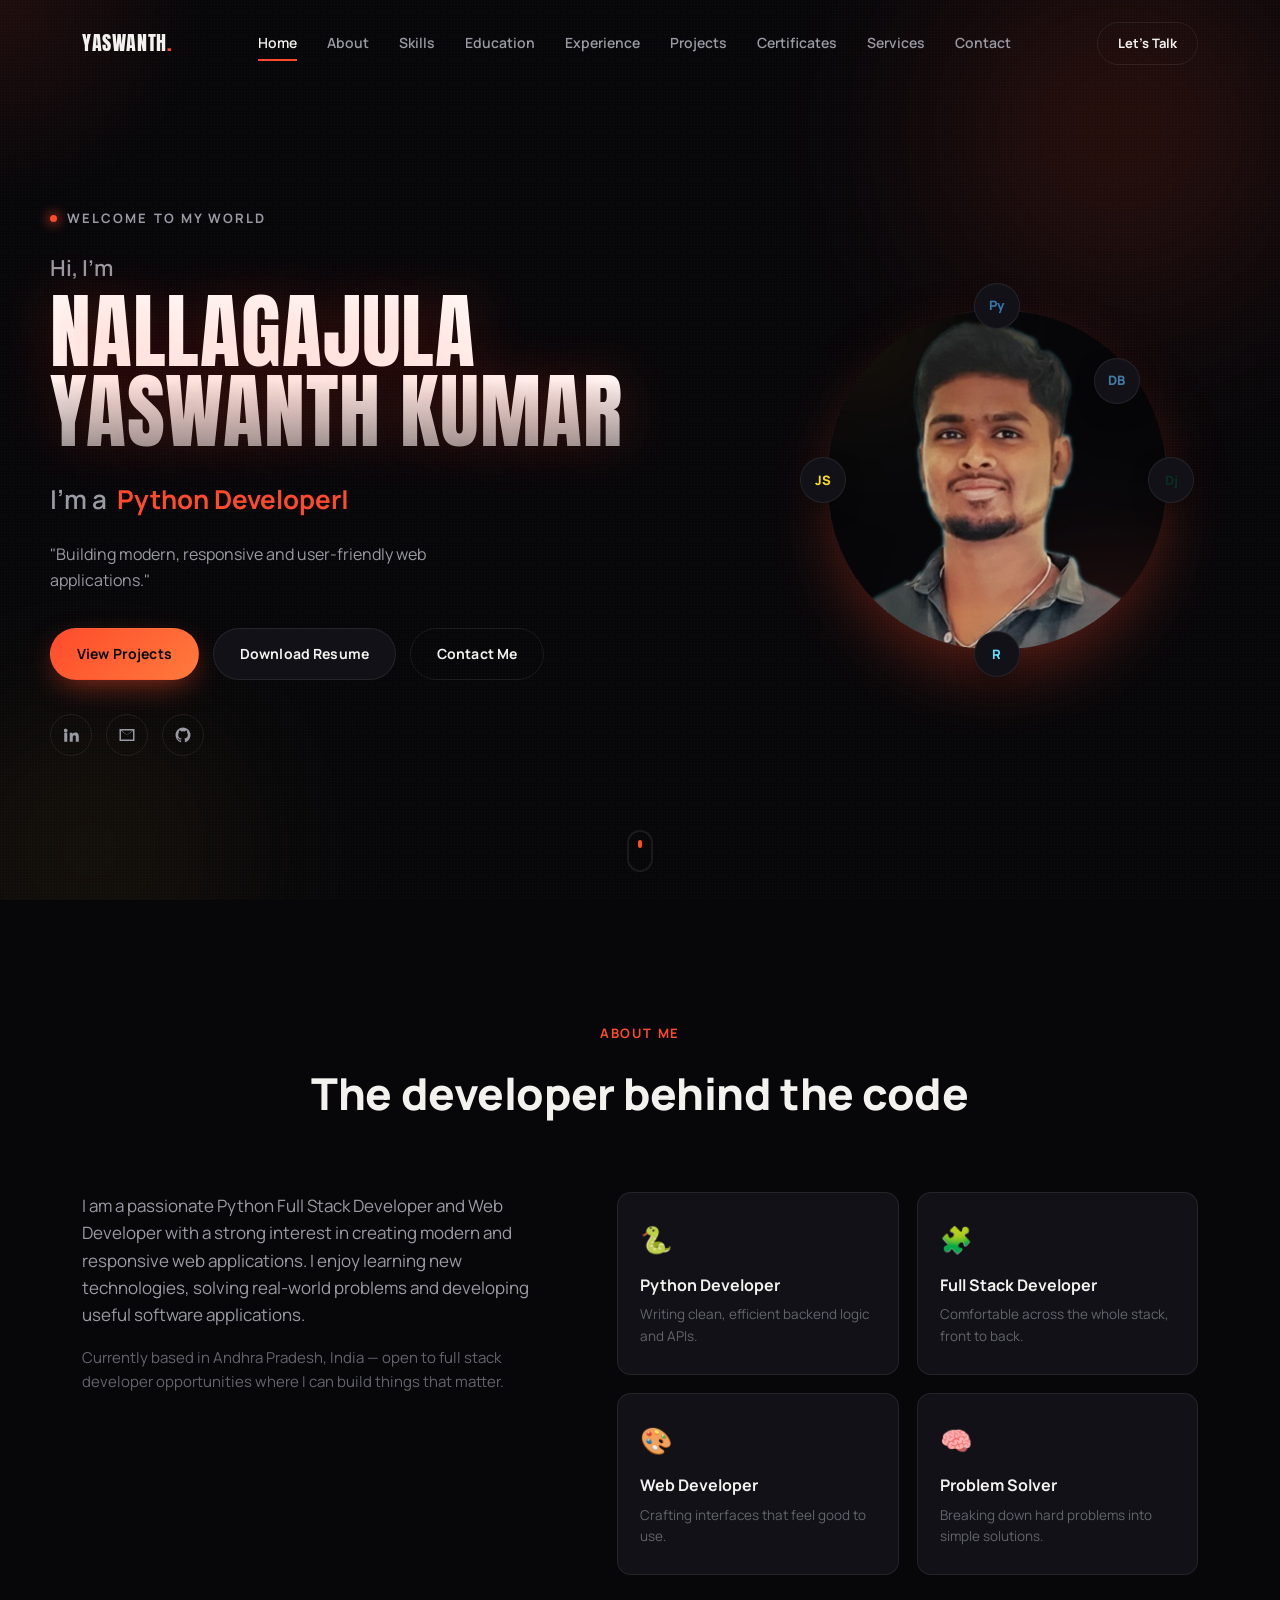
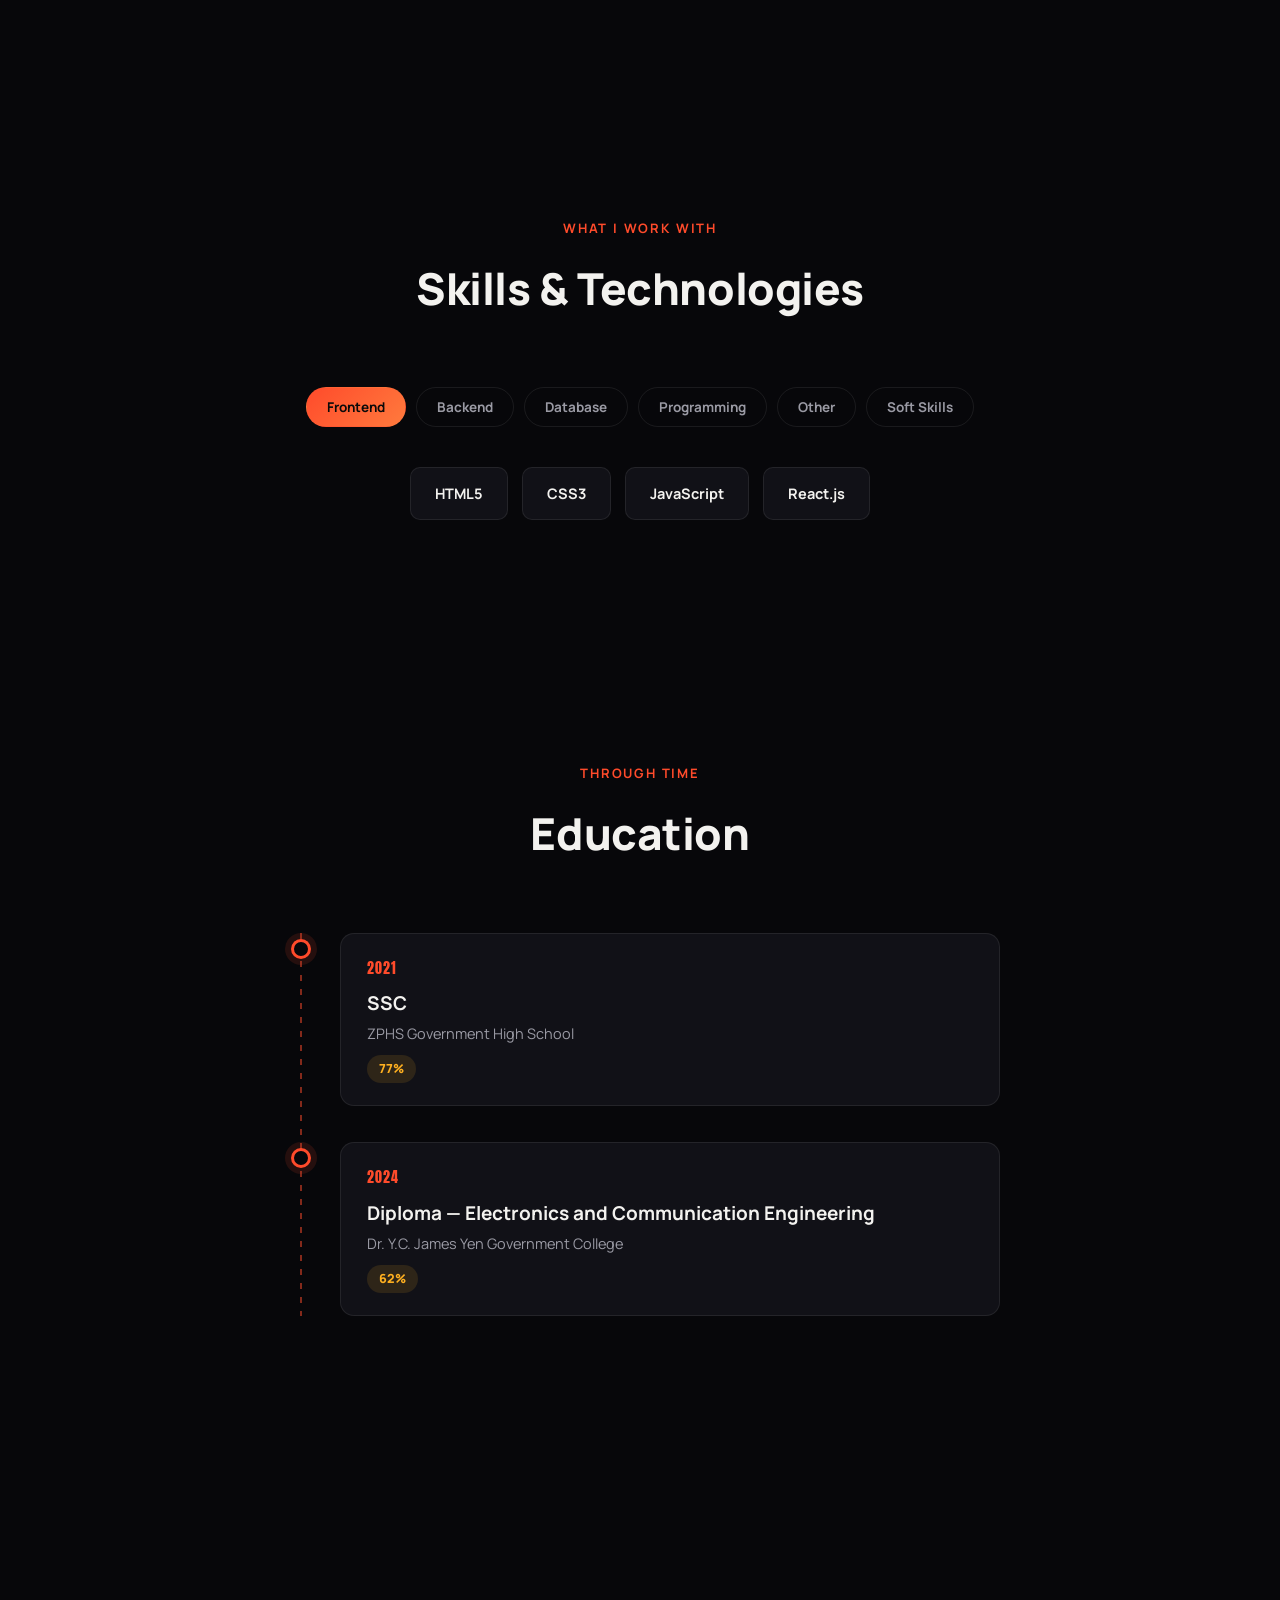
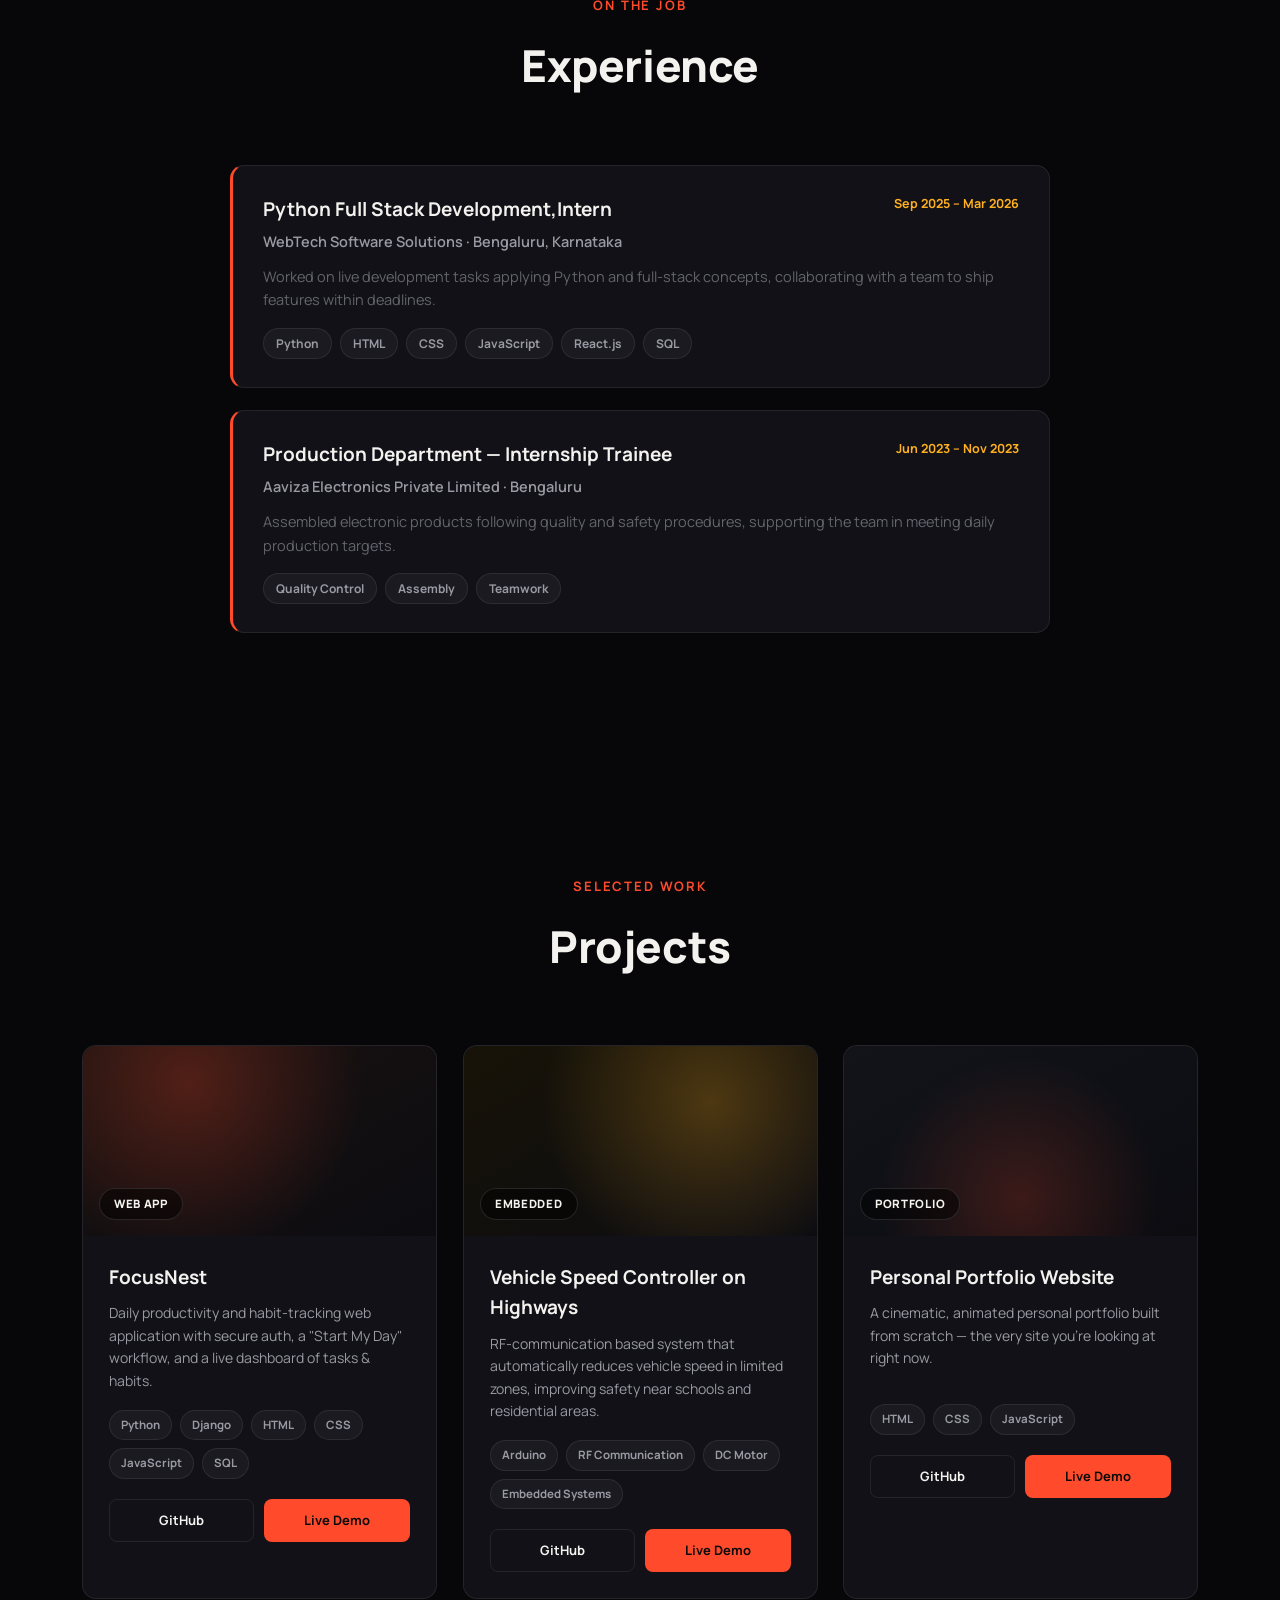
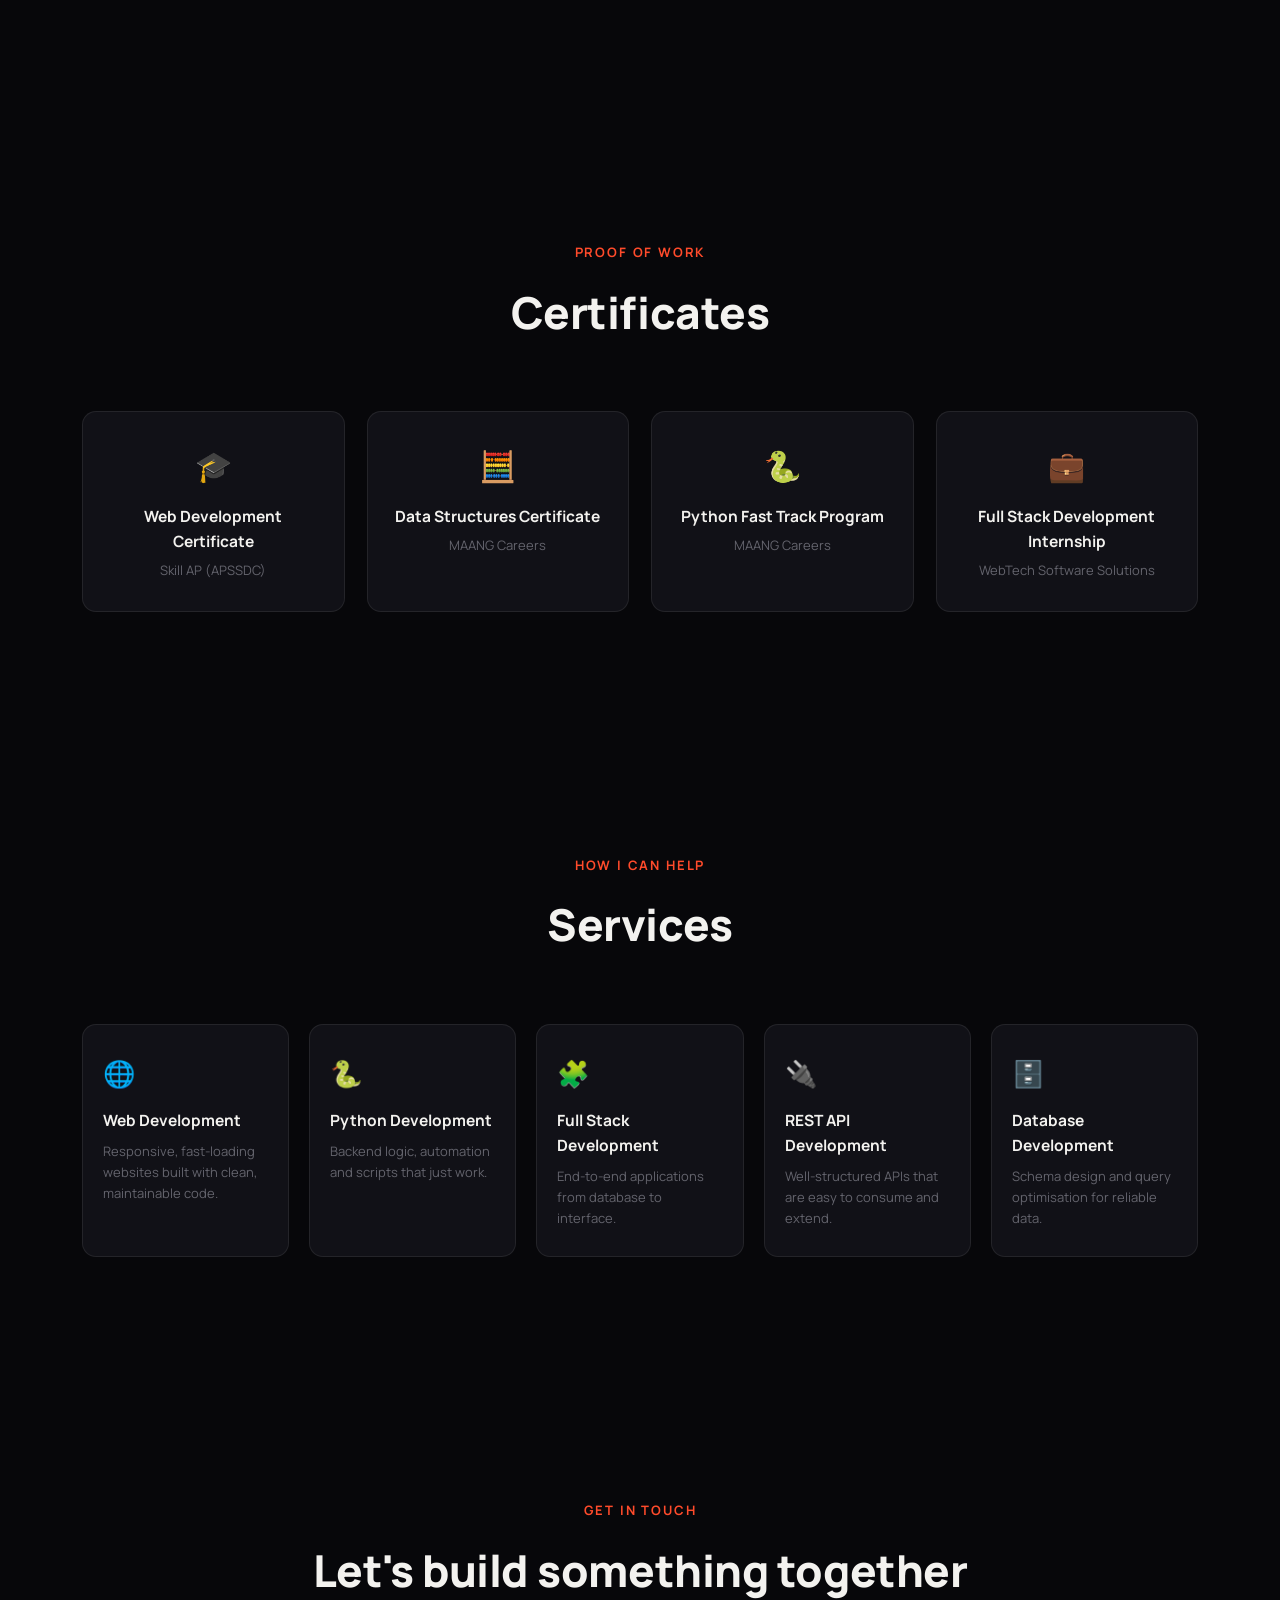
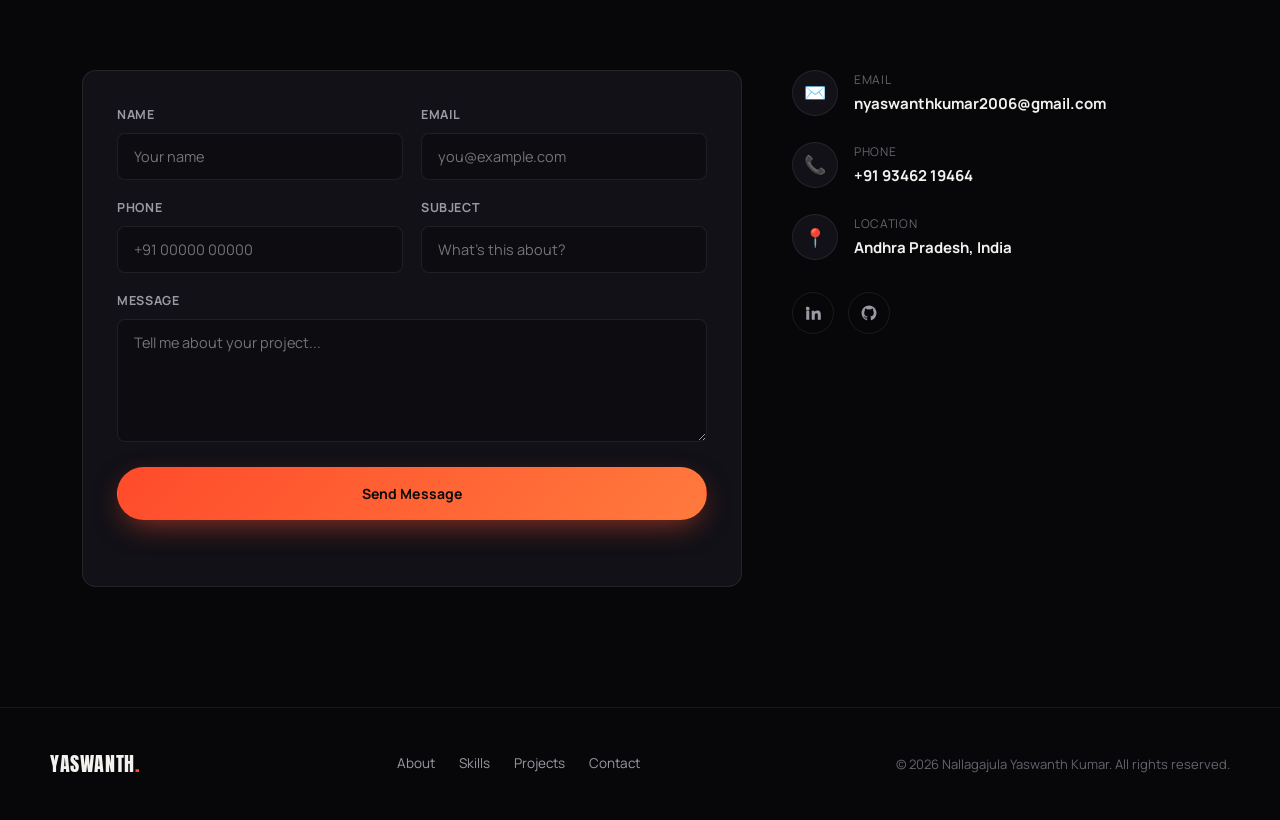
<file: portfolio-fullstack/portfolio/index.html>
<!DOCTYPE html>
<html lang="en">
<head>
<meta charset="UTF-8" />
<meta name="viewport" content="width=device-width, initial-scale=1.0" />
<title>Nallagajula Yaswanth Kumar — Python Full Stack Developer</title>
<meta name="description" content="Portfolio of Nallagajula Yaswanth Kumar, Python Full Stack Developer & Web Developer." />

<!-- Google Fonts: Anton for cinematic display headlines, Manrope for everything else -->
<link rel="preconnect" href="https://fonts.googleapis.com">
<link rel="preconnect" href="https://fonts.gstatic.com" crossorigin>
<link href="https://fonts.googleapis.com/css2?family=Anton&family=Manrope:wght@400;500;600;700;800&display=swap" rel="stylesheet">

<link rel="stylesheet" href="style.css">
</head>
<body>

<!-- ===================== CUSTOM CURSOR GLOW ===================== -->
<div class="cursor-glow" id="cursorGlow" aria-hidden="true"></div>

<!-- ===================== PRELOADER ===================== -->
<div class="preloader" id="preloader" aria-hidden="true">
  <span class="preloader-mark">NYK</span>
</div>

<!-- ===================== NAVBAR ===================== -->
<header class="navbar" id="navbar">
  <div class="nav-inner">
    <a href="#home" class="brand">YASWANTH<span class="brand-dot">.</span></a>

    <nav class="nav-links" id="navLinks">
      <a href="#home" class="nav-link active">Home</a>
      <a href="#about" class="nav-link">About</a>
      <a href="#skills" class="nav-link">Skills</a>
      <a href="#education" class="nav-link">Education</a>
      <a href="#experience" class="nav-link">Experience</a>
      <a href="#projects" class="nav-link">Projects</a>
      <a href="#certificates" class="nav-link">Certificates</a>
      <a href="#services" class="nav-link">Services</a>
      <a href="#contact" class="nav-link">Contact</a>
    </nav>

    <a href="#contact" class="nav-cta">Let's Talk</a>

    <button class="nav-toggle" id="navToggle" aria-label="Toggle menu" aria-expanded="false">
      <span></span><span></span><span></span>
    </button>
  </div>
</header>

<!-- ===================== HOME / HERO ===================== -->
<section class="hero" id="home">
  <div class="hero-bg" aria-hidden="true">
    <div class="glow glow-a"></div>
    <div class="glow glow-b"></div>
    <div class="grain"></div>
  </div>

  <div class="hero-inner">
    <div class="hero-text">
      <p class="hero-eyebrow"><span class="dot"></span> Welcome to my world</p>
      <h1 class="hero-title">
        <span class="hero-hi">Hi, I'm</span>
        <span class="hero-name" data-reveal>NALLAGAJULA<br>YASWANTH KUMAR</span>
      </h1>

      <div class="hero-role">
        <span class="role-static">I'm a</span>
        <span class="typed-wrap"><span id="typed" class="typed"></span><span class="cursor-bar">|</span></span>
      </div>

      <p class="hero-tagline">"Building modern, responsive and user-friendly web applications."</p>

      <div class="hero-actions">
        <a href="#projects" class="btn btn-primary">View Projects</a>
        <a href="./Yaswanth_Kumar_Resume.docx" download class="btn btn-ghost">Download Resume</a>
        <a href="#contact" class="btn btn-outline">Contact Me</a>
      </div>

      <div class="hero-socials">
        <a href="https://www.linkedin.com/in/nallagajulayaswanthkumar" target="_blank" rel="noopener" aria-label="LinkedIn">
          <svg viewBox="0 0 24 24"><path d="M4.98 3.5a2.5 2.5 0 11-.02 5 2.5 2.5 0 01.02-5zM3 9h4v12H3V9zm7 0h3.8v1.7h.05c.53-.98 1.83-2 3.77-2 4.03 0 4.78 2.5 4.78 5.76V21h-4v-5.6c0-1.34-.03-3.06-1.9-3.06-1.9 0-2.19 1.44-2.19 2.96V21h-4V9z"/></svg>
        </a>
        <a href="mailto:nyaswanthkumar2006@gmail.com" aria-label="Email">
          <svg viewBox="0 0 24 24"><path d="M2 4h20v16H2V4zm2 2.2V18h16V6.2l-8 6-8-6zm.6-.2L12 12.1 19.4 6H4.6z"/></svg>
        </a>
        <a href="https://github.com/" target="_blank" rel="noopener" aria-label="GitHub">
          <svg viewBox="0 0 24 24"><path d="M12 2a10 10 0 00-3.16 19.5c.5.1.68-.22.68-.48v-1.7c-2.78.6-3.37-1.34-3.37-1.34-.46-1.16-1.11-1.47-1.11-1.47-.9-.62.07-.6.07-.6 1 .07 1.53 1.03 1.53 1.03.9 1.52 2.34 1.08 2.91.83.09-.65.35-1.08.63-1.33-2.22-.25-4.56-1.11-4.56-4.93 0-1.09.39-1.98 1.03-2.68-.1-.25-.45-1.27.1-2.65 0 0 .84-.27 2.75 1.02a9.4 9.4 0 015 0c1.9-1.3 2.75-1.02 2.75-1.02.55 1.38.2 2.4.1 2.65.64.7 1.03 1.59 1.03 2.68 0 3.83-2.34 4.68-4.57 4.92.36.31.68.92.68 1.85v2.74c0 .27.18.58.69.48A10 10 0 0012 2z"/></svg>
        </a>
      </div>
    </div>

    <div class="hero-visual">
      <div class="portrait-ring">
        <div class="portrait-frame">
          <img src="img/profile.jpg" alt="Nallagajula Yaswanth Kumar" class="portrait-photo" onerror="this.style.display='none'">
          <span class="portrait-initials">YK</span>
        </div>
        <div class="orbit orbit-1"><span class="badge" style="--c:#3776ab">Py</span></div>
        <div class="orbit orbit-2"><span class="badge" style="--c:#092e20">Dj</span></div>
        <div class="orbit orbit-3"><span class="badge" style="--c:#61dafb">R</span></div>
        <div class="orbit orbit-4"><span class="badge" style="--c:#f7df1e">JS</span></div>
        <div class="orbit orbit-5"><span class="badge" style="--c:#4479a1">DB</span></div>
      </div>
    </div>
  </div>

  <a href="#about" class="scroll-hint" aria-label="Scroll down">
    <span></span>
  </a>
</section>

<!-- ===================== ABOUT ===================== -->
<section class="about" id="about">
  <div class="section-head reveal">
    <p class="section-label">About Me</p>
    <h2 class="section-title">The developer behind the code</h2>
  </div>

  <div class="about-grid">
    <div class="about-copy reveal">
      <p>I am a passionate Python Full Stack Developer and Web Developer with a strong interest in creating modern and responsive web applications. I enjoy learning new technologies, solving real-world problems and developing useful software applications.</p>
      <p class="about-sub">Currently based in Andhra Pradesh, India — open to full stack developer opportunities where I can build things that matter.</p>
    </div>

    <div class="about-cards">
      <div class="about-card reveal">
        <span class="about-card-icon">🐍</span>
        <h3>Python Developer</h3>
        <p>Writing clean, efficient backend logic and APIs.</p>
      </div>
      <div class="about-card reveal">
        <span class="about-card-icon">🧩</span>
        <h3>Full Stack Developer</h3>
        <p>Comfortable across the whole stack, front to back.</p>
      </div>
      <div class="about-card reveal">
        <span class="about-card-icon">🎨</span>
        <h3>Web Developer</h3>
        <p>Crafting interfaces that feel good to use.</p>
      </div>
      <div class="about-card reveal">
        <span class="about-card-icon">🧠</span>
        <h3>Problem Solver</h3>
        <p>Breaking down hard problems into simple solutions.</p>
      </div>
    </div>
  </div>
</section>

<!-- ===================== SKILLS ===================== -->
<section class="skills" id="skills">
  <div class="section-head reveal">
    <p class="section-label">What I Work With</p>
    <h2 class="section-title">Skills &amp; Technologies</h2>
  </div>

  <div class="skill-tabs reveal" id="skillTabs">
    <button class="skill-tab active" data-tab="frontend">Frontend</button>
    <button class="skill-tab" data-tab="backend">Backend</button>
    <button class="skill-tab" data-tab="database">Database</button>
    <button class="skill-tab" data-tab="programming">Programming</button>
    <button class="skill-tab" data-tab="other">Other</button>
    <button class="skill-tab" data-tab="soft">Soft Skills</button>
  </div>

  <div class="skill-panels reveal">
    <div class="skill-panel active" data-panel="frontend">
      <div class="skill-chip">HTML5</div>
      <div class="skill-chip">CSS3</div>
      <div class="skill-chip">JavaScript</div>
      <div class="skill-chip">React.js</div>
    </div>
    <div class="skill-panel" data-panel="backend">
      <div class="skill-chip">Python</div>
      <div class="skill-chip">Django</div>
      <div class="skill-chip">REST APIs</div>
    </div>
    <div class="skill-panel" data-panel="database">
      <div class="skill-chip">SQL</div>
      <div class="skill-chip">MySQL</div>
      <div class="skill-chip">DBMS</div>
    </div>
    <div class="skill-panel" data-panel="programming">
      <div class="skill-chip">Python</div>
      <div class="skill-chip">C</div>
      <div class="skill-chip">OOPs</div>
      <div class="skill-chip">Data Structures</div>
    </div>
    <div class="skill-panel" data-panel="other">
      <div class="skill-chip">AWS</div>
      <div class="skill-chip">Git</div>
      <div class="skill-chip">GitHub</div>
      <div class="skill-chip">Networking</div>
      <div class="skill-chip">MS Word</div>
      <div class="skill-chip">MS Excel</div>
      <div class="skill-chip">MS PowerPoint</div>
    </div>
    <div class="skill-panel" data-panel="soft">
      <div class="skill-chip">Communication</div>
      <div class="skill-chip">Teamwork</div>
      <div class="skill-chip">Problem Solving</div>
      <div class="skill-chip">Time Management</div>
      <div class="skill-chip">Leadership</div>
      <div class="skill-chip">Adaptability</div>
      <div class="skill-chip">Quick Learner</div>
    </div>
  </div>
</section>

<!-- ===================== EDUCATION ===================== -->
<section class="education" id="education">
  <div class="section-head reveal">
    <p class="section-label">Through Time</p>
    <h2 class="section-title">Education</h2>
  </div>

  <div class="timeline">
    <div class="timeline-line" aria-hidden="true"></div>

    <div class="timeline-item reveal">
      <div class="timeline-node"></div>
      <div class="timeline-card">
        <span class="timeline-year">2021</span>
        <h3>SSC</h3>
        <p>ZPHS Government High School</p>
        <span class="timeline-score">77%</span>
      </div>
    </div>

    <div class="timeline-item reveal">
      <div class="timeline-node"></div>
      <div class="timeline-card">
        <span class="timeline-year">2024</span>
        <h3>Diploma — Electronics and Communication Engineering  </h3>
        <p>Dr. Y.C. James Yen Government College</p>
        <span class="timeline-score">62%</span>
      </div>
    </div>
  </div>
</section>

<!-- ===================== EXPERIENCE ===================== -->
<section class="experience" id="experience">
  <div class="section-head reveal">
    <p class="section-label">On The Job</p>
    <h2 class="section-title">Experience</h2>
  </div>

  <div class="exp-list">
    <div class="exp-card reveal">
      <div class="exp-top">
        <h3>Python Full Stack Development,Intern</h3>
        <span class="exp-date">Sep 2025 – Mar 2026</span>
      </div>
      <p class="exp-company">WebTech Software Solutions · Bengaluru, Karnataka</p>
      <p class="exp-desc">Worked on live development tasks applying Python and full-stack concepts, collaborating with a team to ship features within deadlines.</p>
      <div class="exp-tags">
        <span>Python</span><span>HTML</span><span>CSS</span><span>JavaScript</span><span>React.js</span><span>SQL</span>
      </div>
    </div>

    <div class="exp-card reveal">
      <div class="exp-top">
        <h3>Production Department — Internship Trainee</h3>
        <span class="exp-date">Jun 2023 – Nov 2023</span>
      </div>
      <p class="exp-company">Aaviza Electronics Private Limited · Bengaluru</p>
      <p class="exp-desc">Assembled electronic products following quality and safety procedures, supporting the team in meeting daily production targets.</p>
      <div class="exp-tags">
        <span>Quality Control</span><span>Assembly</span><span>Teamwork</span>
      </div>
    </div>
  </div>
</section>

<!-- ===================== PROJECTS ===================== -->
<section class="projects" id="projects">
  <div class="section-head reveal">
    <p class="section-label">Selected Work</p>
    <h2 class="section-title">Projects</h2>
  </div>

  <div class="project-grid">
    <article class="project-card reveal" data-tilt>
      <div class="project-cover cover-1">
        <span class="project-cover-tag">Web App</span>
      </div>
      <div class="project-body">
        <h3>FocusNest</h3>
        <p>Daily productivity and habit-tracking web application with secure auth, a "Start My Day" workflow, and a live dashboard of tasks &amp; habits.</p>
        <div class="project-tech">
          <span>Python</span><span>Django</span><span>HTML</span><span>CSS</span><span>JavaScript</span><span>SQL</span>
        </div>
        <div class="project-links">
          <a href="#" class="btn-small">GitHub</a>
          <a href="projects/focusnest/index.html" target="_blank" class="btn-small btn-small-fill">Live Demo</a>
        </div>
      </div>
    </article>

    <article class="project-card reveal" data-tilt>
      <div class="project-cover cover-2">
        <span class="project-cover-tag">Embedded</span>
      </div>
      <div class="project-body">
        <h3>Vehicle Speed Controller on Highways</h3>
        <p>RF-communication based system that automatically reduces vehicle speed in limited zones, improving safety near schools and residential areas.</p>
        <div class="project-tech">
          <span>Arduino</span><span>RF Communication</span><span>DC Motor</span><span>Embedded Systems</span>
        </div>
        <div class="project-links">
          <a href="#" class="btn-small">GitHub</a>
          <a href="projects/speed-controller/index.html" target="_blank" class="btn-small btn-small-fill">Live Demo</a>
        </div>
      </div>
    </article>

    <article class="project-card reveal" data-tilt>
      <div class="project-cover cover-3">
        <span class="project-cover-tag">Portfolio</span>
      </div>
      <div class="project-body">
        <h3>Personal Portfolio Website</h3>
        <p>A cinematic, animated personal portfolio built from scratch — the very site you're looking at right now.</p>
        <div class="project-tech">
          <span>HTML</span><span>CSS</span><span>JavaScript</span>
        </div>
        <div class="project-links">
          <a href="#" class="btn-small">GitHub</a>
          <a href="#home" class="btn-small btn-small-fill">Live Demo</a>
        </div>
      </div>
    </article>
  </div>
</section>

<!-- ===================== CERTIFICATES ===================== -->
<section class="certificates" id="certificates">
  <div class="section-head reveal">
    <p class="section-label">Proof Of Work</p>
    <h2 class="section-title">Certificates</h2>
  </div>

  <div class="cert-grid">
    <div class="cert-card reveal">
      <div class="cert-ribbon">🎓</div>
      <h3>Web Development Certificate</h3>
      <p>Skill AP (APSSDC)</p>
    </div>
    <div class="cert-card reveal">
      <div class="cert-ribbon">🧮</div>
      <h3>Data Structures Certificate</h3>
      <p>MAANG Careers</p>
    </div>
    <div class="cert-card reveal">
      <div class="cert-ribbon">🐍</div>
      <h3>Python Fast Track Program</h3>
      <p>MAANG Careers</p>
    </div>
    <div class="cert-card reveal">
      <div class="cert-ribbon">💼</div>
      <h3>Full Stack Development Internship</h3>
      <p>WebTech Software Solutions</p>
    </div>
  </div>
</section>

<!-- ===================== SERVICES ===================== -->
<section class="services" id="services">
  <div class="section-head reveal">
    <p class="section-label">How I Can Help</p>
    <h2 class="section-title">Services</h2>
  </div>

  <div class="service-grid">
    <div class="service-card reveal">
      <span class="service-icon">🌐</span>
      <h3>Web Development</h3>
      <p>Responsive, fast-loading websites built with clean, maintainable code.</p>
    </div>
    <div class="service-card reveal">
      <span class="service-icon">🐍</span>
      <h3>Python Development</h3>
      <p>Backend logic, automation and scripts that just work.</p>
    </div>
    <div class="service-card reveal">
      <span class="service-icon">🧩</span>
      <h3>Full Stack Development</h3>
      <p>End-to-end applications from database to interface.</p>
    </div>
    <div class="service-card reveal">
      <span class="service-icon">🔌</span>
      <h3>REST API Development</h3>
      <p>Well-structured APIs that are easy to consume and extend.</p>
    </div>
    <div class="service-card reveal">
      <span class="service-icon">🗄️</span>
      <h3>Database Development</h3>
      <p>Schema design and query optimisation for reliable data.</p>
    </div>
  </div>
</section>

<!-- ===================== CONTACT ===================== -->
<section class="contact" id="contact">
  <div class="section-head reveal">
    <p class="section-label">Get In Touch</p>
    <h2 class="section-title">Let's build something together</h2>
  </div>

  <div class="contact-grid">
    <form class="contact-form reveal" id="contactForm" novalidate>
      <div class="form-row">
        <div class="form-group">
          <label for="name">Name</label>
          <input type="text" id="name" name="name" placeholder="Your name" required>
        </div>
        <div class="form-group">
          <label for="email">Email</label>
          <input type="email" id="email" name="email" placeholder="you@example.com" required>
        </div>
      </div>
      <div class="form-row">
        <div class="form-group">
          <label for="phone">Phone</label>
          <input type="tel" id="phone" name="phone" placeholder="+91 00000 00000">
        </div>
        <div class="form-group">
          <label for="subject">Subject</label>
          <input type="text" id="subject" name="subject" placeholder="What's this about?" required>
        </div>
      </div>
      <div class="form-group">
        <label for="message">Message</label>
        <textarea id="message" name="message" rows="5" placeholder="Tell me about your project..." required></textarea>
      </div>
      <button type="submit" class="btn btn-primary btn-block">Send Message</button>
      <p class="form-status" id="formStatus" role="status" aria-live="polite"></p>
    </form>

    <div class="contact-info reveal">
      <div class="info-item">
        <span class="info-icon">✉️</span>
        <div>
          <span class="info-label">Email</span>
          <a href="mailto:nyaswanthkumar2006@gmail.com">nyaswanthkumar2006@gmail.com</a>
        </div>
      </div>
      <div class="info-item">
        <span class="info-icon">📞</span>
        <div>
          <span class="info-label">Phone</span>
          <a href="tel:+919346219464">+91 93462 19464</a>
        </div>
      </div>
      <div class="info-item">
        <span class="info-icon">📍</span>
        <div>
          <span class="info-label">Location</span>
          <span>Andhra Pradesh, India</span>
        </div>
      </div>

      <div class="info-socials">
        <a href="https://www.linkedin.com/in/nallagajulayaswanthkumar" target="_blank" rel="noopener" aria-label="LinkedIn">
          <svg viewBox="0 0 24 24"><path d="M4.98 3.5a2.5 2.5 0 11-.02 5 2.5 2.5 0 01.02-5zM3 9h4v12H3V9zm7 0h3.8v1.7h.05c.53-.98 1.83-2 3.77-2 4.03 0 4.78 2.5 4.78 5.76V21h-4v-5.6c0-1.34-.03-3.06-1.9-3.06-1.9 0-2.19 1.44-2.19 2.96V21h-4V9z"/></svg>
        </a>
        <a href="https://github.com/" target="_blank" rel="noopener" aria-label="GitHub">
          <svg viewBox="0 0 24 24"><path d="M12 2a10 10 0 00-3.16 19.5c.5.1.68-.22.68-.48v-1.7c-2.78.6-3.37-1.34-3.37-1.34-.46-1.16-1.11-1.47-1.11-1.47-.9-.62.07-.6.07-.6 1 .07 1.53 1.03 1.53 1.03.9 1.52 2.34 1.08 2.91.83.09-.65.35-1.08.63-1.33-2.22-.25-4.56-1.11-4.56-4.93 0-1.09.39-1.98 1.03-2.68-.1-.25-.45-1.27.1-2.65 0 0 .84-.27 2.75 1.02a9.4 9.4 0 015 0c1.9-1.3 2.75-1.02 2.75-1.02.55 1.38.2 2.4.1 2.65.64.7 1.03 1.59 1.03 2.68 0 3.83-2.34 4.68-4.57 4.92.36.31.68.92.68 1.85v2.74c0 .27.18.58.69.48A10 10 0 0012 2z"/></svg>
        </a>
      </div>
    </div>
  </div>
</section>

<!-- ===================== FOOTER ===================== -->
<footer class="footer">
  <div class="footer-inner">
    <a href="#home" class="brand">YASWANTH<span class="brand-dot">.</span></a>
    <nav class="footer-links">
      <a href="#about">About</a>
      <a href="#skills">Skills</a>
      <a href="#projects">Projects</a>
      <a href="#contact">Contact</a>
    </nav>
    <p class="footer-copy">© <span id="year"></span> Nallagajula Yaswanth Kumar. All rights reserved.</p>
  </div>
</footer>

<button class="to-top" id="toTop" aria-label="Back to top">↑</button>

<script src="script.js"></script>
</body>
</html>
</file>
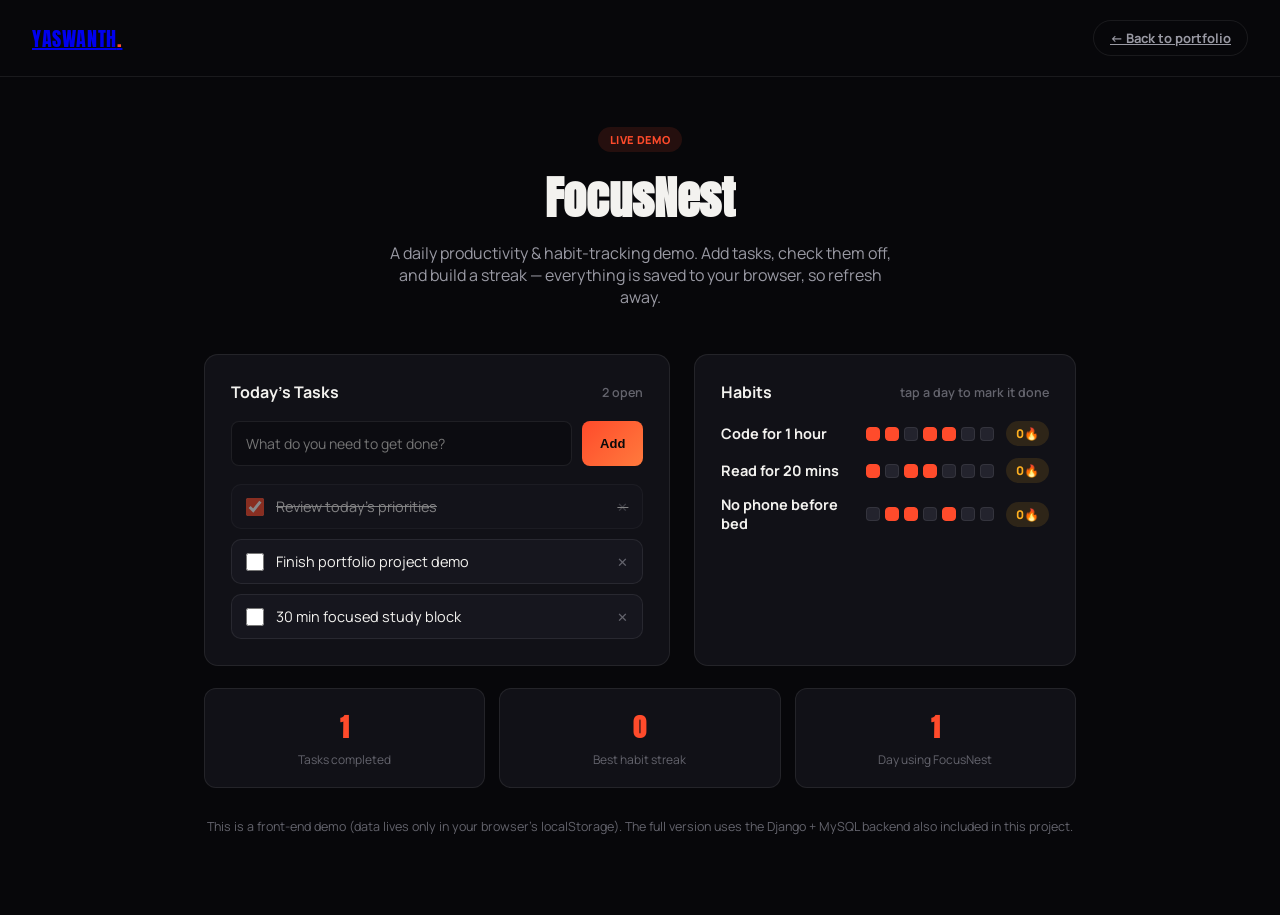
<file: portfolio-fullstack/portfolio/projects/focusnest/index.html>
<!DOCTYPE html>
<html lang="en">
<head>
<meta charset="UTF-8">
<meta name="viewport" content="width=device-width, initial-scale=1.0">
<title>FocusNest — Project Demo</title>
<link rel="preconnect" href="https://fonts.googleapis.com">
<link href="https://fonts.googleapis.com/css2?family=Anton&family=Manrope:wght@400;600;700;800&display=swap" rel="stylesheet">
<style>
  :root {
    --bg: #07070a; --surface: #111117; --surface-2: #16161e; --border: rgba(255,255,255,0.08);
    --text: #f3f2ef; --text-dim: #9a9aa4; --text-faint: #64646d;
    --accent: #ff4b2b; --accent-rgb: 255,75,43; --accent-2: #ffb020;
  }
  * { margin: 0; padding: 0; box-sizing: border-box; }
  body { background: var(--bg); color: var(--text); font-family: 'Manrope', sans-serif; min-height: 100svh; }
  .topbar { display: flex; align-items: center; justify-content: space-between; padding: 20px 32px; border-bottom: 1px solid var(--border); }
  .brand { font-family: 'Anton', sans-serif; letter-spacing: .03em; font-size: 20px; }
  .brand span { color: var(--accent); }
  .back { font-size: 13px; font-weight: 700; color: var(--text-dim); border: 1px solid var(--border); padding: 8px 16px; border-radius: 100px; }
  .back:hover { color: var(--text); border-color: var(--accent); }
  .badge { font-size: 11px; font-weight: 800; letter-spacing: .06em; text-transform: uppercase; padding: 5px 12px; border-radius: 100px; background: rgba(var(--accent-rgb),0.12); color: var(--accent); }

  .wrap { max-width: 920px; margin: 0 auto; padding: 50px 24px 80px; }
  .hero { text-align: center; margin-bottom: 46px; }
  .hero h1 { font-family: 'Anton', sans-serif; font-size: clamp(30px,5vw,46px); margin: 14px 0 10px; }
  .hero p { color: var(--text-dim); max-width: 52ch; margin: 0 auto; }

  .grid { display: grid; grid-template-columns: 1.1fr 0.9fr; gap: 24px; }
  @media (max-width: 800px) { .grid { grid-template-columns: 1fr; } }

  .card { background: var(--surface); border: 1px solid var(--border); border-radius: 14px; padding: 26px; }
  .card h2 { font-size: 16px; margin-bottom: 18px; display: flex; align-items: center; justify-content: space-between; }
  .card h2 small { color: var(--text-faint); font-weight: 600; font-size: 12.5px; }

  .add-row { display: flex; gap: 10px; margin-bottom: 18px; }
  .add-row input {
    flex: 1; padding: 12px 14px; background: #0c0c11; border: 1px solid var(--border);
    border-radius: 8px; color: var(--text); font-family: inherit; font-size: 14px;
  }
  .add-row input:focus { outline: none; border-color: var(--accent); }
  .add-row button {
    padding: 0 18px; border-radius: 8px; border: none; background: linear-gradient(135deg,var(--accent),#ff7a3d);
    color: #0a0a0a; font-weight: 800; font-size: 13px; cursor: pointer;
  }

  ul.list { list-style: none; display: flex; flex-direction: column; gap: 10px; }
  ul.list li {
    display: flex; align-items: center; gap: 12px; padding: 12px 14px;
    background: var(--surface-2); border: 1px solid var(--border); border-radius: 10px;
    font-size: 14.5px; transition: transform .2s ease, opacity .2s ease;
  }
  ul.list li.done { opacity: .5; text-decoration: line-through; }
  ul.list li input[type=checkbox] { width: 18px; height: 18px; accent-color: var(--accent); cursor: pointer; }
  ul.list li .task-text { flex: 1; }
  ul.list li .del { color: var(--text-faint); cursor: pointer; font-size: 13px; }
  ul.list li .del:hover { color: var(--accent); }
  .empty { color: var(--text-faint); font-size: 13.5px; padding: 10px 4px; }

  .habits { display: flex; flex-direction: column; gap: 12px; }
  .habit-row { display: flex; align-items: center; gap: 12px; }
  .habit-row .name { flex: 1; font-size: 14.5px; font-weight: 700; }
  .streak { font-size: 12px; font-weight: 800; color: var(--accent-2); background: rgba(255,176,32,.12); padding: 4px 10px; border-radius: 100px; }
  .dots { display: flex; gap: 5px; }
  .dot { width: 14px; height: 14px; border-radius: 4px; background: #23232d; cursor: pointer; border: 1px solid var(--border); }
  .dot.on { background: var(--accent); border-color: var(--accent); }

  .stats-row { display: grid; grid-template-columns: repeat(3,1fr); gap: 14px; margin-top: 22px; }
  .stat { background: var(--surface); border: 1px solid var(--border); border-radius: 12px; padding: 18px; text-align: center; }
  .stat b { display: block; font-family: 'Anton', sans-serif; font-size: 26px; color: var(--accent); }
  .stat span { font-size: 12px; color: var(--text-faint); }

  .note { margin-top: 30px; font-size: 12.5px; color: var(--text-faint); text-align: center; }
</style>
</head>
<body>

<div class="topbar">
  <a href="../../index.html" class="brand">YASWANTH<span>.</span></a>
  <a href="../../index.html#projects" class="back">← Back to portfolio</a>
</div>

<div class="wrap">
  <div class="hero">
    <span class="badge">Live Demo</span>
    <h1>FocusNest</h1>
    <p>A daily productivity &amp; habit-tracking demo. Add tasks, check them off, and build a streak — everything is saved to your browser, so refresh away.</p>
  </div>

  <div class="grid">
    <div class="card">
      <h2>Today's Tasks <small id="taskCount">0 open</small></h2>
      <div class="add-row">
        <input type="text" id="taskInput" placeholder="What do you need to get done?">
        <button id="addTaskBtn">Add</button>
      </div>
      <ul class="list" id="taskList"></ul>
    </div>

    <div class="card">
      <h2>Habits <small>tap a day to mark it done</small></h2>
      <div class="habits" id="habitList"></div>
    </div>
  </div>

  <div class="stats-row">
    <div class="stat"><b id="statDone">0</b><span>Tasks completed</span></div>
    <div class="stat"><b id="statStreak">0</b><span>Best habit streak</span></div>
    <div class="stat"><b id="statDay">1</b><span>Day using FocusNest</span></div>
  </div>

  <p class="note">This is a front-end demo (data lives only in your browser's localStorage). The full version uses the Django + MySQL backend also included in this project.</p>
</div>

<script>
  const TASK_KEY = 'focusnest_tasks';
  const HABIT_KEY = 'focusnest_habits';
  const DAY_KEY = 'focusnest_day';

  const taskList = document.getElementById('taskList');
  const taskInput = document.getElementById('taskInput');
  const taskCount = document.getElementById('taskCount');
  const statDone = document.getElementById('statDone');
  const statStreak = document.getElementById('statStreak');
  const statDay = document.getElementById('statDay');
  const habitList = document.getElementById('habitList');

  let tasks = JSON.parse(localStorage.getItem(TASK_KEY) || 'null') || [
    { text: 'Review today\'s priorities', done: true },
    { text: 'Finish portfolio project demo', done: false },
    { text: '30 min focused study block', done: false }
  ];

  let habits = JSON.parse(localStorage.getItem(HABIT_KEY) || 'null') || [
    { name: 'Code for 1 hour', days: [1,1,0,1,1,0,0] },
    { name: 'Read for 20 mins', days: [1,0,1,1,0,0,0] },
    { name: 'No phone before bed', days: [0,1,1,0,1,0,0] }
  ];

  function save() {
    localStorage.setItem(TASK_KEY, JSON.stringify(tasks));
    localStorage.setItem(HABIT_KEY, JSON.stringify(habits));
  }

  function renderTasks() {
    taskList.innerHTML = '';
    if (tasks.length === 0) {
      taskList.innerHTML = '<p class="empty">No tasks yet — add your first one above.</p>';
    }
    tasks.forEach((t, i) => {
      const li = document.createElement('li');
      li.className = t.done ? 'done' : '';
      li.innerHTML = `
        <input type="checkbox" ${t.done ? 'checked' : ''} data-i="${i}">
        <span class="task-text">${t.text}</span>
        <span class="del" data-i="${i}">✕</span>`;
      taskList.appendChild(li);
    });
    const open = tasks.filter(t => !t.done).length;
    taskCount.textContent = `${open} open`;
    statDone.textContent = tasks.filter(t => t.done).length;
  }

  function renderHabits() {
    habitList.innerHTML = '';
    let bestStreak = 0;
    habits.forEach((h, hi) => {
      let streak = 0;
      for (let i = h.days.length - 1; i >= 0; i--) {
        if (h.days[i]) streak++; else break;
      }
      bestStreak = Math.max(bestStreak, streak);

      const row = document.createElement('div');
      row.className = 'habit-row';
      const dots = h.days.map((d, di) =>
        `<span class="dot ${d ? 'on' : ''}" data-h="${hi}" data-d="${di}"></span>`
      ).join('');
      row.innerHTML = `
        <span class="name">${h.name}</span>
        <div class="dots">${dots}</div>
        <span class="streak">${streak}🔥</span>`;
      habitList.appendChild(row);
    });
    statStreak.textContent = bestStreak;
  }

  taskList.addEventListener('click', (e) => {
    const i = e.target.dataset.i;
    if (i === undefined) return;
    if (e.target.type === 'checkbox') tasks[i].done = e.target.checked;
    if (e.target.classList.contains('del')) tasks.splice(i, 1);
    save(); renderTasks();
  });

  document.getElementById('addTaskBtn').addEventListener('click', addTask);
  taskInput.addEventListener('keydown', (e) => { if (e.key === 'Enter') addTask(); });
  function addTask() {
    const val = taskInput.value.trim();
    if (!val) return;
    tasks.push({ text: val, done: false });
    taskInput.value = '';
    save(); renderTasks();
  }

  habitList.addEventListener('click', (e) => {
    const h = e.target.dataset.h, d = e.target.dataset.d;
    if (h === undefined) return;
    habits[h].days[d] = habits[h].days[d] ? 0 : 1;
    save(); renderHabits();
  });

  // day counter — first visit starts the clock
  let startDay = localStorage.getItem(DAY_KEY);
  if (!startDay) { startDay = Date.now(); localStorage.setItem(DAY_KEY, startDay); }
  statDay.textContent = Math.max(1, Math.floor((Date.now() - startDay) / 86400000) + 1);

  renderTasks();
  renderHabits();
</script>
</body>
</html>
</file>
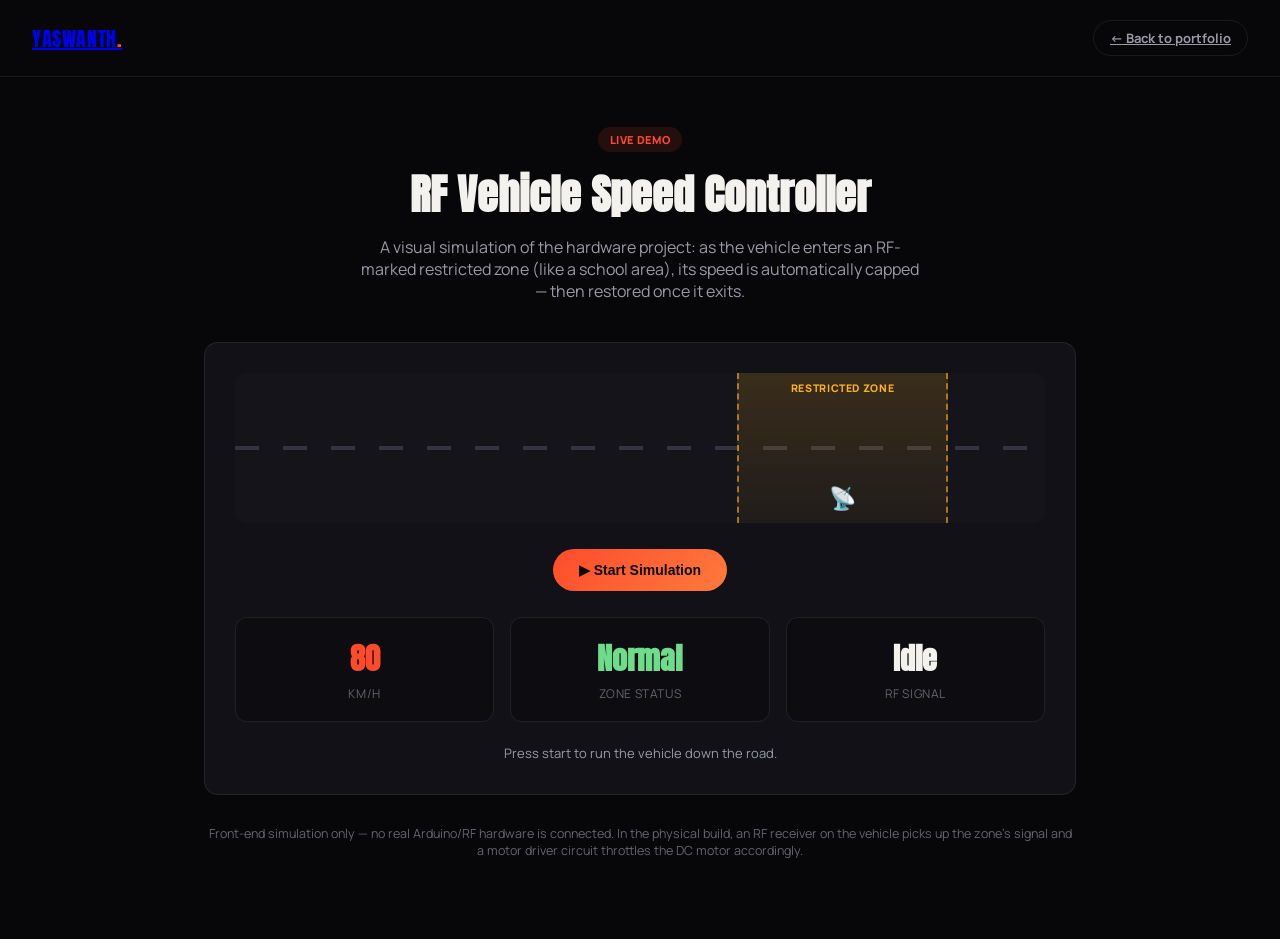
<file: portfolio-fullstack/portfolio/projects/speed-controller/index.html>
<!DOCTYPE html>
<html lang="en">
<head>
<meta charset="UTF-8">
<meta name="viewport" content="width=device-width, initial-scale=1.0">
<title>Vehicle Speed Controller — Project Demo</title>
<link rel="preconnect" href="https://fonts.googleapis.com">
<link href="https://fonts.googleapis.com/css2?family=Anton&family=Manrope:wght@400;600;700;800&display=swap" rel="stylesheet">
<style>
  :root {
    --bg: #07070a; --surface: #111117; --border: rgba(255,255,255,0.08);
    --text: #f3f2ef; --text-dim: #9a9aa4; --text-faint: #64646d;
    --accent: #ff4b2b; --accent-rgb: 255,75,43; --accent-2: #ffb020;
  }
  * { margin: 0; padding: 0; box-sizing: border-box; }
  body { background: var(--bg); color: var(--text); font-family: 'Manrope', sans-serif; min-height: 100svh; }
  .topbar { display: flex; align-items: center; justify-content: space-between; padding: 20px 32px; border-bottom: 1px solid var(--border); }
  .brand { font-family: 'Anton', sans-serif; letter-spacing: .03em; font-size: 20px; }
  .brand span { color: var(--accent); }
  .back { font-size: 13px; font-weight: 700; color: var(--text-dim); border: 1px solid var(--border); padding: 8px 16px; border-radius: 100px; }
  .back:hover { color: var(--text); border-color: var(--accent); }
  .badge { font-size: 11px; font-weight: 800; letter-spacing: .06em; text-transform: uppercase; padding: 5px 12px; border-radius: 100px; background: rgba(var(--accent-rgb),0.12); color: var(--accent); }

  .wrap { max-width: 920px; margin: 0 auto; padding: 50px 24px 80px; }
  .hero { text-align: center; margin-bottom: 40px; }
  .hero h1 { font-family: 'Anton', sans-serif; font-size: clamp(28px,5vw,42px); margin: 14px 0 10px; }
  .hero p { color: var(--text-dim); max-width: 56ch; margin: 0 auto; }

  .panel { background: var(--surface); border: 1px solid var(--border); border-radius: 14px; padding: 30px; }

  .road-wrap { position: relative; height: 150px; border-radius: 12px; overflow: hidden; background: #14141a; margin-bottom: 26px; }
  .road { position: absolute; inset: 0; }
  .lane { position: absolute; top: 50%; left: 0; right: 0; height: 4px; margin-top: -2px;
    background-image: repeating-linear-gradient(to right, #33333d 0 24px, transparent 24px 48px); }

  .zone {
    position: absolute; top: 0; bottom: 0; width: 26%; left: 62%;
    background: linear-gradient(180deg, rgba(255,176,32,0.16), rgba(255,176,32,0.05));
    border-left: 2px dashed rgba(255,176,32,.6);
    border-right: 2px dashed rgba(255,176,32,.6);
  }
  .zone-label {
    position: absolute; top: 8px; left: 50%; transform: translateX(-50%);
    font-size: 10.5px; font-weight: 800; letter-spacing: .06em; text-transform: uppercase;
    color: var(--accent-2); white-space: nowrap;
  }
  .rf-tower { position: absolute; bottom: 10px; left: 50%; transform: translateX(-50%); font-size: 22px; }

  .car { position: absolute; bottom: 18px; left: -60px; font-size: 34px; transition: left linear; transform: scaleX(-1); }

  .controls { display: flex; flex-wrap: wrap; gap: 14px; align-items: center; justify-content: center; margin-bottom: 26px; }
  button.run {
    padding: 13px 26px; border-radius: 100px; border: none; cursor: pointer;
    background: linear-gradient(135deg,var(--accent),#ff7a3d); color: #0a0a0a; font-weight: 800; font-size: 14px;
  }
  button.run:disabled { opacity: .5; cursor: not-allowed; }

  .gauges { display: grid; grid-template-columns: repeat(3,1fr); gap: 16px; }
  .gauge { background: #0c0c11; border: 1px solid var(--border); border-radius: 12px; padding: 18px; text-align: center; }
  .gauge b { display: block; font-family: 'Anton', sans-serif; font-size: 30px; }
  .gauge span { font-size: 12px; color: var(--text-faint); text-transform: uppercase; letter-spacing: .05em; }
  #speedVal { color: var(--accent); }
  #statusVal.safe { color: #6fdc8c; }
  #statusVal.slow { color: var(--accent-2); }

  .log { margin-top: 22px; font-size: 13px; color: var(--text-dim); min-height: 20px; text-align: center; }
  .note { margin-top: 30px; font-size: 12.5px; color: var(--text-faint); text-align: center; }
</style>
</head>
<body>

<div class="topbar">
  <a href="../../index.html" class="brand">YASWANTH<span>.</span></a>
  <a href="../../index.html#projects" class="back">← Back to portfolio</a>
</div>

<div class="wrap">
  <div class="hero">
    <span class="badge">Live Demo</span>
    <h1>RF Vehicle Speed Controller</h1>
    <p>A visual simulation of the hardware project: as the vehicle enters an RF-marked restricted zone (like a school area), its speed is automatically capped — then restored once it exits.</p>
  </div>

  <div class="panel">
    <div class="road-wrap">
      <div class="road">
        <div class="lane"></div>
        <div class="zone">
          <span class="zone-label">Restricted Zone</span>
          <span class="rf-tower">📡</span>
        </div>
        <div class="car" id="car">🚗</div>
      </div>
    </div>

    <div class="controls">
      <button class="run" id="runBtn">▶ Start Simulation</button>
    </div>

    <div class="gauges">
      <div class="gauge"><b id="speedVal">80</b><span>km/h</span></div>
      <div class="gauge"><b id="statusVal" class="safe">Normal</b><span>Zone Status</span></div>
      <div class="gauge"><b id="rfVal">Idle</b><span>RF Signal</span></div>
    </div>

    <p class="log" id="log">Press start to run the vehicle down the road.</p>
  </div>

  <p class="note">Front-end simulation only — no real Arduino/RF hardware is connected. In the physical build, an RF receiver on the vehicle picks up the zone's signal and a motor driver circuit throttles the DC motor accordingly.</p>
</div>

<script>
  const car = document.getElementById('car');
  const runBtn = document.getElementById('runBtn');
  const speedVal = document.getElementById('speedVal');
  const statusVal = document.getElementById('statusVal');
  const rfVal = document.getElementById('rfVal');
  const log = document.getElementById('log');

  const ROAD_WIDTH = () => document.querySelector('.road-wrap').clientWidth;
  const ZONE_START = 0.62, ZONE_END = 0.88; // matches .zone CSS position

  let running = false;

  function setSpeed(v) { speedVal.textContent = v; }
  function setStatus(inZone) {
    statusVal.textContent = inZone ? 'Slowed' : 'Normal';
    statusVal.className = inZone ? 'slow' : 'safe';
    rfVal.textContent = inZone ? 'Signal Locked' : 'Idle';
  }

  function runSim() {
    if (running) return;
    running = true;
    runBtn.disabled = true;
    runBtn.textContent = '● Running...';
    log.textContent = 'Vehicle approaching at normal highway speed...';

    const roadW = ROAD_WIDTH();
    const totalDistance = roadW + 80;
    const duration = 6000; // ms for the whole pass
    car.style.transition = `left ${duration}ms linear`;
    setSpeed(80); setStatus(false);

    requestAnimationFrame(() => { car.style.left = (totalDistance - 60) + 'px'; });

    const zoneEnterTime = duration * ZONE_START;
    const zoneExitTime = duration * ZONE_END;

    setTimeout(() => {
      setSpeed(30); setStatus(true);
      log.textContent = 'RF signal detected — speed automatically reduced to 30 km/h.';
    }, zoneEnterTime);

    setTimeout(() => {
      setSpeed(80); setStatus(false);
      log.textContent = 'Vehicle has exited the zone — normal speed restored.';
    }, zoneExitTime);

    setTimeout(() => {
      running = false;
      runBtn.disabled = false;
      runBtn.textContent = '↻ Run Again';
      car.style.transition = 'none';
      car.style.left = '-60px';
      setSpeed(80); setStatus(false);
      log.textContent = 'Press start to run the vehicle down the road.';
    }, duration + 400);
  }

  runBtn.addEventListener('click', runSim);
</script>
</body>
</html>
</file>
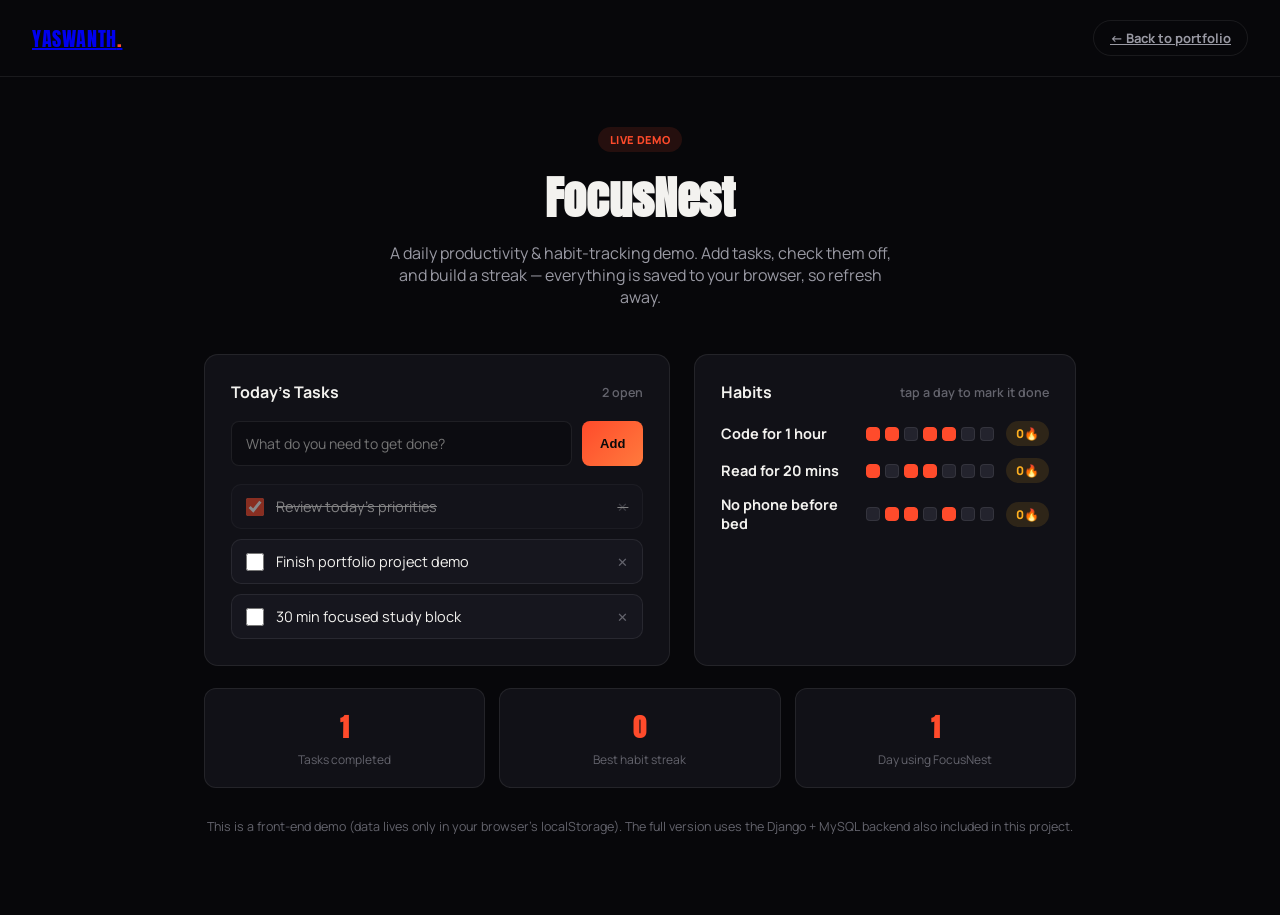
<file: portfolio-fullstack/backend/static/projects/focusnest/index.html>
<!DOCTYPE html>
<html lang="en">
<head>
<meta charset="UTF-8">
<meta name="viewport" content="width=device-width, initial-scale=1.0">
<title>FocusNest — Project Demo</title>
<link rel="preconnect" href="https://fonts.googleapis.com">
<link href="https://fonts.googleapis.com/css2?family=Anton&family=Manrope:wght@400;600;700;800&display=swap" rel="stylesheet">
<style>
  :root {
    --bg: #07070a; --surface: #111117; --surface-2: #16161e; --border: rgba(255,255,255,0.08);
    --text: #f3f2ef; --text-dim: #9a9aa4; --text-faint: #64646d;
    --accent: #ff4b2b; --accent-rgb: 255,75,43; --accent-2: #ffb020;
  }
  * { margin: 0; padding: 0; box-sizing: border-box; }
  body { background: var(--bg); color: var(--text); font-family: 'Manrope', sans-serif; min-height: 100svh; }
  .topbar { display: flex; align-items: center; justify-content: space-between; padding: 20px 32px; border-bottom: 1px solid var(--border); }
  .brand { font-family: 'Anton', sans-serif; letter-spacing: .03em; font-size: 20px; }
  .brand span { color: var(--accent); }
  .back { font-size: 13px; font-weight: 700; color: var(--text-dim); border: 1px solid var(--border); padding: 8px 16px; border-radius: 100px; }
  .back:hover { color: var(--text); border-color: var(--accent); }
  .badge { font-size: 11px; font-weight: 800; letter-spacing: .06em; text-transform: uppercase; padding: 5px 12px; border-radius: 100px; background: rgba(var(--accent-rgb),0.12); color: var(--accent); }

  .wrap { max-width: 920px; margin: 0 auto; padding: 50px 24px 80px; }
  .hero { text-align: center; margin-bottom: 46px; }
  .hero h1 { font-family: 'Anton', sans-serif; font-size: clamp(30px,5vw,46px); margin: 14px 0 10px; }
  .hero p { color: var(--text-dim); max-width: 52ch; margin: 0 auto; }

  .grid { display: grid; grid-template-columns: 1.1fr 0.9fr; gap: 24px; }
  @media (max-width: 800px) { .grid { grid-template-columns: 1fr; } }

  .card { background: var(--surface); border: 1px solid var(--border); border-radius: 14px; padding: 26px; }
  .card h2 { font-size: 16px; margin-bottom: 18px; display: flex; align-items: center; justify-content: space-between; }
  .card h2 small { color: var(--text-faint); font-weight: 600; font-size: 12.5px; }

  .add-row { display: flex; gap: 10px; margin-bottom: 18px; }
  .add-row input {
    flex: 1; padding: 12px 14px; background: #0c0c11; border: 1px solid var(--border);
    border-radius: 8px; color: var(--text); font-family: inherit; font-size: 14px;
  }
  .add-row input:focus { outline: none; border-color: var(--accent); }
  .add-row button {
    padding: 0 18px; border-radius: 8px; border: none; background: linear-gradient(135deg,var(--accent),#ff7a3d);
    color: #0a0a0a; font-weight: 800; font-size: 13px; cursor: pointer;
  }

  ul.list { list-style: none; display: flex; flex-direction: column; gap: 10px; }
  ul.list li {
    display: flex; align-items: center; gap: 12px; padding: 12px 14px;
    background: var(--surface-2); border: 1px solid var(--border); border-radius: 10px;
    font-size: 14.5px; transition: transform .2s ease, opacity .2s ease;
  }
  ul.list li.done { opacity: .5; text-decoration: line-through; }
  ul.list li input[type=checkbox] { width: 18px; height: 18px; accent-color: var(--accent); cursor: pointer; }
  ul.list li .task-text { flex: 1; }
  ul.list li .del { color: var(--text-faint); cursor: pointer; font-size: 13px; }
  ul.list li .del:hover { color: var(--accent); }
  .empty { color: var(--text-faint); font-size: 13.5px; padding: 10px 4px; }

  .habits { display: flex; flex-direction: column; gap: 12px; }
  .habit-row { display: flex; align-items: center; gap: 12px; }
  .habit-row .name { flex: 1; font-size: 14.5px; font-weight: 700; }
  .streak { font-size: 12px; font-weight: 800; color: var(--accent-2); background: rgba(255,176,32,.12); padding: 4px 10px; border-radius: 100px; }
  .dots { display: flex; gap: 5px; }
  .dot { width: 14px; height: 14px; border-radius: 4px; background: #23232d; cursor: pointer; border: 1px solid var(--border); }
  .dot.on { background: var(--accent); border-color: var(--accent); }

  .stats-row { display: grid; grid-template-columns: repeat(3,1fr); gap: 14px; margin-top: 22px; }
  .stat { background: var(--surface); border: 1px solid var(--border); border-radius: 12px; padding: 18px; text-align: center; }
  .stat b { display: block; font-family: 'Anton', sans-serif; font-size: 26px; color: var(--accent); }
  .stat span { font-size: 12px; color: var(--text-faint); }

  .note { margin-top: 30px; font-size: 12.5px; color: var(--text-faint); text-align: center; }
</style>
</head>
<body>

<div class="topbar">
  <a href="/" class="brand">YASWANTH<span>.</span></a>
  <a href="/#projects" class="back">← Back to portfolio</a>
</div>

<div class="wrap">
  <div class="hero">
    <span class="badge">Live Demo</span>
    <h1>FocusNest</h1>
    <p>A daily productivity &amp; habit-tracking demo. Add tasks, check them off, and build a streak — everything is saved to your browser, so refresh away.</p>
  </div>

  <div class="grid">
    <div class="card">
      <h2>Today's Tasks <small id="taskCount">0 open</small></h2>
      <div class="add-row">
        <input type="text" id="taskInput" placeholder="What do you need to get done?">
        <button id="addTaskBtn">Add</button>
      </div>
      <ul class="list" id="taskList"></ul>
    </div>

    <div class="card">
      <h2>Habits <small>tap a day to mark it done</small></h2>
      <div class="habits" id="habitList"></div>
    </div>
  </div>

  <div class="stats-row">
    <div class="stat"><b id="statDone">0</b><span>Tasks completed</span></div>
    <div class="stat"><b id="statStreak">0</b><span>Best habit streak</span></div>
    <div class="stat"><b id="statDay">1</b><span>Day using FocusNest</span></div>
  </div>

  <p class="note">This is a front-end demo (data lives only in your browser's localStorage). The full version uses the Django + MySQL backend also included in this project.</p>
</div>

<script>
  const TASK_KEY = 'focusnest_tasks';
  const HABIT_KEY = 'focusnest_habits';
  const DAY_KEY = 'focusnest_day';

  const taskList = document.getElementById('taskList');
  const taskInput = document.getElementById('taskInput');
  const taskCount = document.getElementById('taskCount');
  const statDone = document.getElementById('statDone');
  const statStreak = document.getElementById('statStreak');
  const statDay = document.getElementById('statDay');
  const habitList = document.getElementById('habitList');

  let tasks = JSON.parse(localStorage.getItem(TASK_KEY) || 'null') || [
    { text: 'Review today\'s priorities', done: true },
    { text: 'Finish portfolio project demo', done: false },
    { text: '30 min focused study block', done: false }
  ];

  let habits = JSON.parse(localStorage.getItem(HABIT_KEY) || 'null') || [
    { name: 'Code for 1 hour', days: [1,1,0,1,1,0,0] },
    { name: 'Read for 20 mins', days: [1,0,1,1,0,0,0] },
    { name: 'No phone before bed', days: [0,1,1,0,1,0,0] }
  ];

  function save() {
    localStorage.setItem(TASK_KEY, JSON.stringify(tasks));
    localStorage.setItem(HABIT_KEY, JSON.stringify(habits));
  }

  function renderTasks() {
    taskList.innerHTML = '';
    if (tasks.length === 0) {
      taskList.innerHTML = '<p class="empty">No tasks yet — add your first one above.</p>';
    }
    tasks.forEach((t, i) => {
      const li = document.createElement('li');
      li.className = t.done ? 'done' : '';
      li.innerHTML = `
        <input type="checkbox" ${t.done ? 'checked' : ''} data-i="${i}">
        <span class="task-text">${t.text}</span>
        <span class="del" data-i="${i}">✕</span>`;
      taskList.appendChild(li);
    });
    const open = tasks.filter(t => !t.done).length;
    taskCount.textContent = `${open} open`;
    statDone.textContent = tasks.filter(t => t.done).length;
  }

  function renderHabits() {
    habitList.innerHTML = '';
    let bestStreak = 0;
    habits.forEach((h, hi) => {
      let streak = 0;
      for (let i = h.days.length - 1; i >= 0; i--) {
        if (h.days[i]) streak++; else break;
      }
      bestStreak = Math.max(bestStreak, streak);

      const row = document.createElement('div');
      row.className = 'habit-row';
      const dots = h.days.map((d, di) =>
        `<span class="dot ${d ? 'on' : ''}" data-h="${hi}" data-d="${di}"></span>`
      ).join('');
      row.innerHTML = `
        <span class="name">${h.name}</span>
        <div class="dots">${dots}</div>
        <span class="streak">${streak}🔥</span>`;
      habitList.appendChild(row);
    });
    statStreak.textContent = bestStreak;
  }

  taskList.addEventListener('click', (e) => {
    const i = e.target.dataset.i;
    if (i === undefined) return;
    if (e.target.type === 'checkbox') tasks[i].done = e.target.checked;
    if (e.target.classList.contains('del')) tasks.splice(i, 1);
    save(); renderTasks();
  });

  document.getElementById('addTaskBtn').addEventListener('click', addTask);
  taskInput.addEventListener('keydown', (e) => { if (e.key === 'Enter') addTask(); });
  function addTask() {
    const val = taskInput.value.trim();
    if (!val) return;
    tasks.push({ text: val, done: false });
    taskInput.value = '';
    save(); renderTasks();
  }

  habitList.addEventListener('click', (e) => {
    const h = e.target.dataset.h, d = e.target.dataset.d;
    if (h === undefined) return;
    habits[h].days[d] = habits[h].days[d] ? 0 : 1;
    save(); renderHabits();
  });

  // day counter — first visit starts the clock
  let startDay = localStorage.getItem(DAY_KEY);
  if (!startDay) { startDay = Date.now(); localStorage.setItem(DAY_KEY, startDay); }
  statDay.textContent = Math.max(1, Math.floor((Date.now() - startDay) / 86400000) + 1);

  renderTasks();
  renderHabits();
</script>
</body>
</html>
</file>
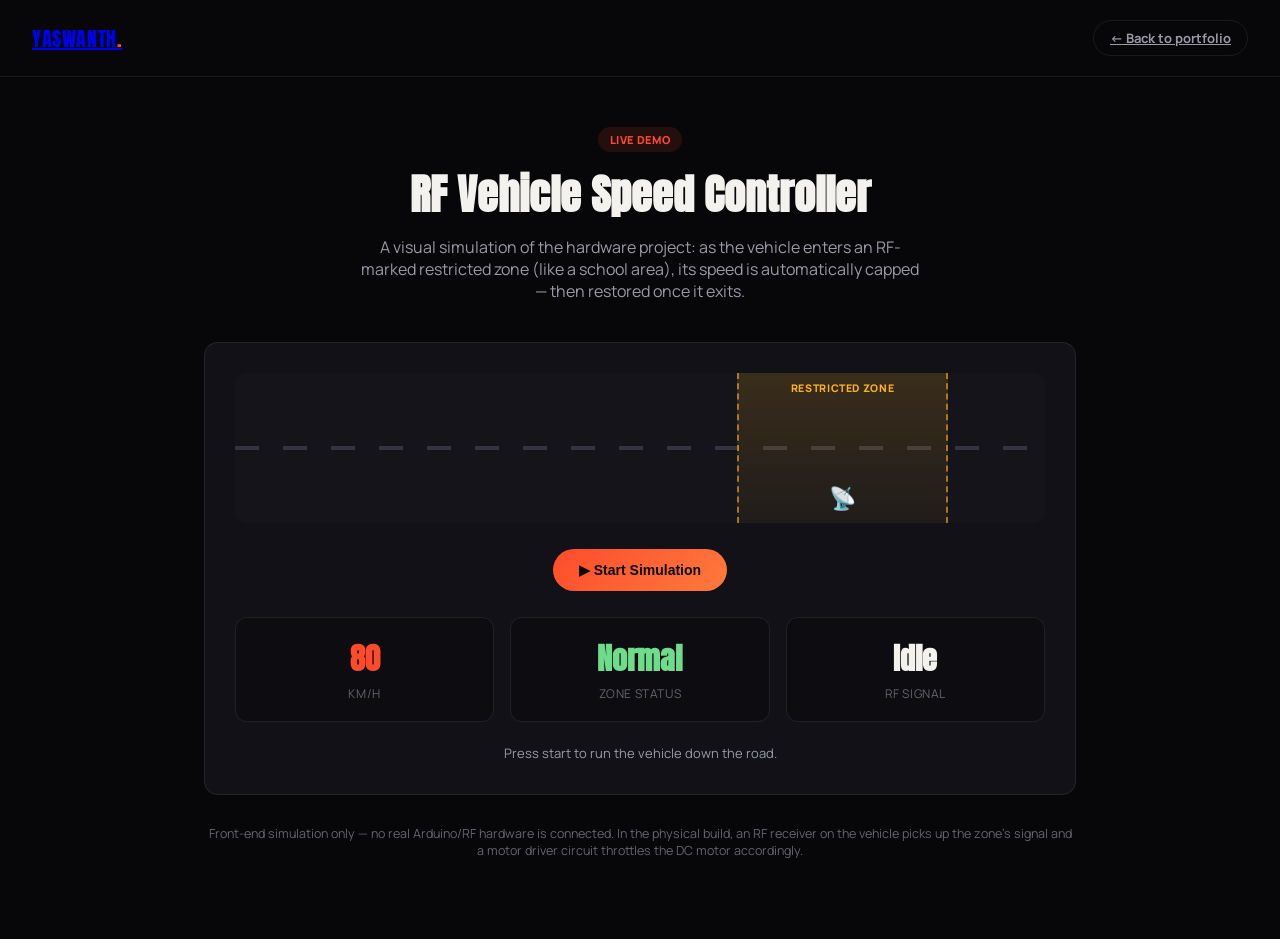
<file: portfolio-fullstack/backend/static/projects/speed-controller/index.html>
<!DOCTYPE html>
<html lang="en">
<head>
<meta charset="UTF-8">
<meta name="viewport" content="width=device-width, initial-scale=1.0">
<title>Vehicle Speed Controller — Project Demo</title>
<link rel="preconnect" href="https://fonts.googleapis.com">
<link href="https://fonts.googleapis.com/css2?family=Anton&family=Manrope:wght@400;600;700;800&display=swap" rel="stylesheet">
<style>
  :root {
    --bg: #07070a; --surface: #111117; --border: rgba(255,255,255,0.08);
    --text: #f3f2ef; --text-dim: #9a9aa4; --text-faint: #64646d;
    --accent: #ff4b2b; --accent-rgb: 255,75,43; --accent-2: #ffb020;
  }
  * { margin: 0; padding: 0; box-sizing: border-box; }
  body { background: var(--bg); color: var(--text); font-family: 'Manrope', sans-serif; min-height: 100svh; }
  .topbar { display: flex; align-items: center; justify-content: space-between; padding: 20px 32px; border-bottom: 1px solid var(--border); }
  .brand { font-family: 'Anton', sans-serif; letter-spacing: .03em; font-size: 20px; }
  .brand span { color: var(--accent); }
  .back { font-size: 13px; font-weight: 700; color: var(--text-dim); border: 1px solid var(--border); padding: 8px 16px; border-radius: 100px; }
  .back:hover { color: var(--text); border-color: var(--accent); }
  .badge { font-size: 11px; font-weight: 800; letter-spacing: .06em; text-transform: uppercase; padding: 5px 12px; border-radius: 100px; background: rgba(var(--accent-rgb),0.12); color: var(--accent); }

  .wrap { max-width: 920px; margin: 0 auto; padding: 50px 24px 80px; }
  .hero { text-align: center; margin-bottom: 40px; }
  .hero h1 { font-family: 'Anton', sans-serif; font-size: clamp(28px,5vw,42px); margin: 14px 0 10px; }
  .hero p { color: var(--text-dim); max-width: 56ch; margin: 0 auto; }

  .panel { background: var(--surface); border: 1px solid var(--border); border-radius: 14px; padding: 30px; }

  .road-wrap { position: relative; height: 150px; border-radius: 12px; overflow: hidden; background: #14141a; margin-bottom: 26px; }
  .road { position: absolute; inset: 0; }
  .lane { position: absolute; top: 50%; left: 0; right: 0; height: 4px; margin-top: -2px;
    background-image: repeating-linear-gradient(to right, #33333d 0 24px, transparent 24px 48px); }

  .zone {
    position: absolute; top: 0; bottom: 0; width: 26%; left: 62%;
    background: linear-gradient(180deg, rgba(255,176,32,0.16), rgba(255,176,32,0.05));
    border-left: 2px dashed rgba(255,176,32,.6);
    border-right: 2px dashed rgba(255,176,32,.6);
  }
  .zone-label {
    position: absolute; top: 8px; left: 50%; transform: translateX(-50%);
    font-size: 10.5px; font-weight: 800; letter-spacing: .06em; text-transform: uppercase;
    color: var(--accent-2); white-space: nowrap;
  }
  .rf-tower { position: absolute; bottom: 10px; left: 50%; transform: translateX(-50%); font-size: 22px; }

  .car { position: absolute; bottom: 18px; left: -60px; font-size: 34px; transition: left linear; transform: scaleX(-1); }

  .controls { display: flex; flex-wrap: wrap; gap: 14px; align-items: center; justify-content: center; margin-bottom: 26px; }
  button.run {
    padding: 13px 26px; border-radius: 100px; border: none; cursor: pointer;
    background: linear-gradient(135deg,var(--accent),#ff7a3d); color: #0a0a0a; font-weight: 800; font-size: 14px;
  }
  button.run:disabled { opacity: .5; cursor: not-allowed; }

  .gauges { display: grid; grid-template-columns: repeat(3,1fr); gap: 16px; }
  .gauge { background: #0c0c11; border: 1px solid var(--border); border-radius: 12px; padding: 18px; text-align: center; }
  .gauge b { display: block; font-family: 'Anton', sans-serif; font-size: 30px; }
  .gauge span { font-size: 12px; color: var(--text-faint); text-transform: uppercase; letter-spacing: .05em; }
  #speedVal { color: var(--accent); }
  #statusVal.safe { color: #6fdc8c; }
  #statusVal.slow { color: var(--accent-2); }

  .log { margin-top: 22px; font-size: 13px; color: var(--text-dim); min-height: 20px; text-align: center; }
  .note { margin-top: 30px; font-size: 12.5px; color: var(--text-faint); text-align: center; }
</style>
</head>
<body>

<div class="topbar">
  <a href="/" class="brand">YASWANTH<span>.</span></a>
  <a href="/#projects" class="back">← Back to portfolio</a>
</div>

<div class="wrap">
  <div class="hero">
    <span class="badge">Live Demo</span>
    <h1>RF Vehicle Speed Controller</h1>
    <p>A visual simulation of the hardware project: as the vehicle enters an RF-marked restricted zone (like a school area), its speed is automatically capped — then restored once it exits.</p>
  </div>

  <div class="panel">
    <div class="road-wrap">
      <div class="road">
        <div class="lane"></div>
        <div class="zone">
          <span class="zone-label">Restricted Zone</span>
          <span class="rf-tower">📡</span>
        </div>
        <div class="car" id="car">🚗</div>
      </div>
    </div>

    <div class="controls">
      <button class="run" id="runBtn">▶ Start Simulation</button>
    </div>

    <div class="gauges">
      <div class="gauge"><b id="speedVal">80</b><span>km/h</span></div>
      <div class="gauge"><b id="statusVal" class="safe">Normal</b><span>Zone Status</span></div>
      <div class="gauge"><b id="rfVal">Idle</b><span>RF Signal</span></div>
    </div>

    <p class="log" id="log">Press start to run the vehicle down the road.</p>
  </div>

  <p class="note">Front-end simulation only — no real Arduino/RF hardware is connected. In the physical build, an RF receiver on the vehicle picks up the zone's signal and a motor driver circuit throttles the DC motor accordingly.</p>
</div>

<script>
  const car = document.getElementById('car');
  const runBtn = document.getElementById('runBtn');
  const speedVal = document.getElementById('speedVal');
  const statusVal = document.getElementById('statusVal');
  const rfVal = document.getElementById('rfVal');
  const log = document.getElementById('log');

  const ROAD_WIDTH = () => document.querySelector('.road-wrap').clientWidth;
  const ZONE_START = 0.62, ZONE_END = 0.88; // matches .zone CSS position

  let running = false;

  function setSpeed(v) { speedVal.textContent = v; }
  function setStatus(inZone) {
    statusVal.textContent = inZone ? 'Slowed' : 'Normal';
    statusVal.className = inZone ? 'slow' : 'safe';
    rfVal.textContent = inZone ? 'Signal Locked' : 'Idle';
  }

  function runSim() {
    if (running) return;
    running = true;
    runBtn.disabled = true;
    runBtn.textContent = '● Running...';
    log.textContent = 'Vehicle approaching at normal highway speed...';

    const roadW = ROAD_WIDTH();
    const totalDistance = roadW + 80;
    const duration = 6000; // ms for the whole pass
    car.style.transition = `left ${duration}ms linear`;
    setSpeed(80); setStatus(false);

    requestAnimationFrame(() => { car.style.left = (totalDistance - 60) + 'px'; });

    const zoneEnterTime = duration * ZONE_START;
    const zoneExitTime = duration * ZONE_END;

    setTimeout(() => {
      setSpeed(30); setStatus(true);
      log.textContent = 'RF signal detected — speed automatically reduced to 30 km/h.';
    }, zoneEnterTime);

    setTimeout(() => {
      setSpeed(80); setStatus(false);
      log.textContent = 'Vehicle has exited the zone — normal speed restored.';
    }, zoneExitTime);

    setTimeout(() => {
      running = false;
      runBtn.disabled = false;
      runBtn.textContent = '↻ Run Again';
      car.style.transition = 'none';
      car.style.left = '-60px';
      setSpeed(80); setStatus(false);
      log.textContent = 'Press start to run the vehicle down the road.';
    }, duration + 400);
  }

  runBtn.addEventListener('click', runSim);
</script>
</body>
</html>
</file>
<file: portfolio-fullstack/portfolio/style.css>
/* =========================================================
   NALLAGAJULA YASWANTH KUMAR — CINEMATIC PORTFOLIO
   Design tokens:
   - Background: near-black stage (#07070a / #0d0d12)
   - Accent: cinematic red-orange glow (#ff4b2b) + amber (#ffb020)
   - Type: Anton (display / hero impact) + Manrope (everything else)
   ========================================================= */

:root {
  --bg: #07070a;
  --bg-alt: #0c0c11;
  --surface: #111117;
  --surface-2: #16161e;
  --border: rgba(255, 255, 255, 0.08);
  --text: #f3f2ef;
  --text-dim: #9a9aa4;
  --text-faint: #64646d;

  --accent: #ff4b2b;
  --accent-2: #ffb020;
  --accent-rgb: 255, 75, 43;

  --font-display: "Anton", "Manrope", sans-serif;
  --font-body: "Manrope", -apple-system, BlinkMacSystemFont, sans-serif;

  --container: 1180px;
  --radius: 14px;
  --ease: cubic-bezier(0.22, 1, 0.36, 1);
}

/* ---------- RESET ---------- */
* { margin: 0; padding: 0; box-sizing: border-box; }

html { scroll-behavior: smooth; }

body {
  background: var(--bg);
  color: var(--text);
  font-family: var(--font-body);
  line-height: 1.6;
  overflow-x: hidden;
  cursor: default;
}

a { text-decoration: none; color: inherit; }
ul, ol { list-style: none; }
button { font-family: inherit; cursor: pointer; border: none; background: none; }
img { max-width: 100%; display: block; }
svg { width: 18px; height: 18px; fill: currentColor; }

::selection { background: var(--accent); color: #0a0a0a; }

/* thin, dark scrollbar to match theme */
::-webkit-scrollbar { width: 10px; }
::-webkit-scrollbar-track { background: var(--bg); }
::-webkit-scrollbar-thumb { background: var(--surface-2); border-radius: 10px; }

@media (prefers-reduced-motion: reduce) {
  html { scroll-behavior: auto; }
  * { animation-duration: 0.001ms !important; animation-iteration-count: 1 !important; transition-duration: 0.001ms !important; }
}

/* ---------- LAYOUT HELPERS ---------- */
section {
  position: relative;
  max-width: var(--container);
  margin: 0 auto;
  padding: 120px 32px;
}

.section-head { text-align: center; margin-bottom: 64px; }

.section-label {
  display: inline-block;
  font-size: 13px;
  font-weight: 700;
  letter-spacing: 0.14em;
  text-transform: uppercase;
  color: var(--accent);
  margin-bottom: 14px;
}

.section-title {
  font-family: var(--font-body);
  font-weight: 800;
  font-size: clamp(28px, 4vw, 44px);
  letter-spacing: -0.01em;
}

/* scroll-reveal */
.reveal {
  opacity: 0;
  transform: translateY(28px);
  transition: opacity 0.8s var(--ease), transform 0.8s var(--ease);
}
.reveal.is-visible { opacity: 1; transform: translateY(0); }

/* ---------- CURSOR GLOW (desktop only) ---------- */
.cursor-glow {
  position: fixed;
  width: 420px;
  height: 420px;
  border-radius: 50%;
  pointer-events: none;
  background: radial-gradient(circle, rgba(var(--accent-rgb), 0.10) 0%, transparent 70%);
  transform: translate(-50%, -50%);
  z-index: 1;
  transition: opacity 0.3s ease;
  will-change: transform;
}
@media (hover: none) { .cursor-glow { display: none; } }

/* ---------- PRELOADER ---------- */
.preloader {
  position: fixed;
  inset: 0;
  background: var(--bg);
  z-index: 9999;
  display: flex;
  align-items: center;
  justify-content: center;
  transition: opacity 0.6s ease, visibility 0.6s ease;
}
.preloader.done { opacity: 0; visibility: hidden; }
.preloader-mark {
  font-family: var(--font-display);
  font-size: 20px;
  letter-spacing: 0.3em;
  color: var(--accent);
  animation: pulse 1.1s ease-in-out infinite;
}
@keyframes pulse { 0%, 100% { opacity: 0.4; } 50% { opacity: 1; } }

/* =========================================================
   NAVBAR
   ========================================================= */
.navbar {
  position: fixed;
  top: 0; left: 0; right: 0;
  z-index: 500;
  padding: 22px 0;
  transition: padding 0.35s var(--ease), background 0.35s var(--ease), border-color .35s var(--ease);
  border-bottom: 1px solid transparent;
}
.navbar.scrolled {
  padding: 14px 0;
  background: rgba(7, 7, 10, 0.82);
  backdrop-filter: blur(14px);
  border-bottom: 1px solid var(--border);
}
.nav-inner {
  max-width: var(--container);
  margin: 0 auto;
  padding: 0 32px;
  display: flex;
  align-items: center;
  justify-content: space-between;
  gap: 24px;
}
.brand {
  font-family: var(--font-display);
  font-size: 20px;
  letter-spacing: 0.03em;
}
.brand-dot { color: var(--accent); }

.nav-links { display: flex; gap: 30px; }
.nav-link {
  position: relative;
  font-size: 14px;
  font-weight: 600;
  color: var(--text-dim);
  transition: color 0.25s ease;
  padding: 4px 0;
}
.nav-link::after {
  content: "";
  position: absolute;
  left: 0; bottom: -2px;
  width: 0; height: 2px;
  background: var(--accent);
  transition: width 0.3s var(--ease);
}
.nav-link:hover, .nav-link.active { color: var(--text); }
.nav-link:hover::after, .nav-link.active::after { width: 100%; }

.nav-cta {
  font-size: 13px;
  font-weight: 700;
  padding: 10px 20px;
  border-radius: 100px;
  border: 1px solid var(--border);
  transition: border-color 0.25s ease, background 0.25s ease;
  white-space: nowrap;
}
.nav-cta:hover { border-color: var(--accent); background: rgba(var(--accent-rgb), 0.08); }

.nav-toggle {
  display: none;
  flex-direction: column;
  gap: 5px;
  width: 26px;
  z-index: 600;
}
.nav-toggle span {
  height: 2px; width: 100%;
  background: var(--text);
  border-radius: 2px;
  transition: transform 0.3s ease, opacity 0.3s ease;
}
.nav-toggle.open span:nth-child(1) { transform: translateY(7px) rotate(45deg); }
.nav-toggle.open span:nth-child(2) { opacity: 0; }
.nav-toggle.open span:nth-child(3) { transform: translateY(-7px) rotate(-45deg); }

/* =========================================================
   HERO
   ========================================================= */
.hero {
  position: relative;
  max-width: none;
  min-height: 100svh;
  display: flex;
  align-items: center;
  padding: 140px 32px 80px;
  overflow: hidden;
}
.hero-bg { position: absolute; inset: 0; z-index: 0; }
.glow {
  position: absolute;
  border-radius: 50%;
  filter: blur(90px);
  opacity: 0.55;
}
.glow-a {
  width: 560px; height: 560px;
  background: radial-gradient(circle, rgba(var(--accent-rgb), 0.35), transparent 70%);
  top: -150px; right: -120px;
  animation: drift 14s ease-in-out infinite;
}
.glow-b {
  width: 460px; height: 460px;
  background: radial-gradient(circle, rgba(255, 176, 32, 0.18), transparent 70%);
  bottom: -180px; left: -140px;
  animation: drift 18s ease-in-out infinite reverse;
}
@keyframes drift {
  0%, 100% { transform: translate(0, 0); }
  50% { transform: translate(40px, -30px); }
}
.grain {
  position: absolute; inset: 0;
  background-image: radial-gradient(rgba(255,255,255,0.035) 1px, transparent 1px);
  background-size: 3px 3px;
  mix-blend-mode: overlay;
}

.hero-inner {
  position: relative;
  z-index: 2;
  max-width: var(--container);
  margin: 0 auto;
  width: 100%;
  display: grid;
  grid-template-columns: 1.3fr 0.9fr;
  gap: 40px;
  align-items: center;
}

.hero-eyebrow {
  display: inline-flex;
  align-items: center;
  gap: 10px;
  font-size: 13px;
  font-weight: 700;
  letter-spacing: 0.16em;
  text-transform: uppercase;
  color: var(--text-dim);
  margin-bottom: 22px;
}
.hero-eyebrow .dot {
  width: 7px; height: 7px;
  border-radius: 50%;
  background: var(--accent);
  box-shadow: 0 0 12px 2px rgba(var(--accent-rgb), 0.7);
}

.hero-title { margin-bottom: 26px; }
.hero-hi {
  display: block;
  font-family: var(--font-body);
  font-weight: 600;
  font-size: clamp(18px, 2vw, 22px);
  color: var(--text-dim);
  margin-bottom: 6px;
}
.hero-name {
  display: block;
  font-family: var(--font-display);
  font-weight: 400;
  font-size: clamp(38px, 6.4vw, 84px);
  line-height: 0.98;
  letter-spacing: 0.01em;
  background: linear-gradient(180deg, #ffffff 0%, #ffffff 55%, rgba(255,255,255,0.55) 100%);
  -webkit-background-clip: text;
  background-clip: text;
  color: transparent;
  text-shadow: 0 0 60px rgba(var(--accent-rgb), 0.25);
}

.hero-role {
  display: flex;
  align-items: baseline;
  gap: 10px;
  font-family: var(--font-body);
  font-size: clamp(18px, 2.4vw, 26px);
  font-weight: 700;
  margin-bottom: 22px;
  min-height: 34px;
}
.role-static { color: var(--text-dim); font-weight: 600; }
.typed { color: var(--accent); }
.cursor-bar { color: var(--accent); animation: blink 0.9s step-end infinite; }
@keyframes blink { 50% { opacity: 0; } }

.hero-tagline {
  max-width: 46ch;
  color: var(--text-dim);
  font-size: 16px;
  margin-bottom: 34px;
}

.hero-actions { display: flex; flex-wrap: wrap; gap: 14px; margin-bottom: 34px; }

.btn {
  display: inline-flex;
  align-items: center;
  justify-content: center;
  padding: 14px 26px;
  border-radius: 100px;
  font-size: 14px;
  font-weight: 700;
  letter-spacing: 0.01em;
  transition: transform 0.25s var(--ease), box-shadow 0.25s var(--ease), background 0.25s var(--ease), border-color .25s ease;
  border: 1px solid transparent;
}
.btn-primary {
  background: linear-gradient(135deg, var(--accent), #ff7a3d);
  color: #0a0a0a;
  box-shadow: 0 10px 30px -8px rgba(var(--accent-rgb), 0.6);
}
.btn-primary:hover { transform: translateY(-3px); box-shadow: 0 16px 34px -8px rgba(var(--accent-rgb), 0.75); }
.btn-ghost {
  background: var(--surface);
  color: var(--text);
  border-color: var(--border);
}
.btn-ghost:hover { border-color: var(--accent); transform: translateY(-3px); }
.btn-outline {
  border-color: var(--border);
  color: var(--text);
}
.btn-outline:hover { border-color: var(--accent-2); color: var(--accent-2); transform: translateY(-3px); }
.btn-block { width: 100%; padding: 16px; }

.hero-socials { display: flex; gap: 14px; }
.hero-socials a {
  width: 42px; height: 42px;
  display: grid; place-items: center;
  border-radius: 50%;
  border: 1px solid var(--border);
  color: var(--text-dim);
  transition: color 0.25s ease, border-color 0.25s ease, transform 0.25s ease;
}
.hero-socials a:hover { color: var(--accent); border-color: var(--accent); transform: translateY(-3px); }

/* ---- hero visual: portrait + orbiting badges ---- */
.hero-visual { display: flex; justify-content: center; }
.portrait-ring {
  position: relative;
  width: min(340px, 70vw);
  aspect-ratio: 1;
}
.portrait-frame {
  position: absolute; inset: 0;
  border-radius: 50%;
  background: linear-gradient(140deg, var(--surface-2), var(--bg-alt));
  border: 1px solid var(--border);
  display: grid;
  place-items: center;
  box-shadow: 0 0 0 1px rgba(255,255,255,0.03), 0 30px 80px -20px rgba(var(--accent-rgb), 0.45), inset 0 0 60px rgba(var(--accent-rgb), 0.08);
  animation: ringpulse 5s ease-in-out infinite;
}
@keyframes ringpulse {
  0%, 100% { box-shadow: 0 0 0 1px rgba(255,255,255,0.03), 0 30px 80px -20px rgba(var(--accent-rgb), 0.4), inset 0 0 60px rgba(var(--accent-rgb), 0.06); }
  50% { box-shadow: 0 0 0 1px rgba(255,255,255,0.03), 0 30px 100px -15px rgba(var(--accent-rgb), 0.65), inset 0 0 80px rgba(var(--accent-rgb), 0.14); }
}
.portrait-initials {
  font-family: var(--font-display);
  font-size: clamp(46px, 9vw, 68px);
  background: linear-gradient(180deg, #fff, rgba(255,255,255,0.6));
  -webkit-background-clip: text;
  background-clip: text;
  color: transparent;
}
.portrait-photo {
  position: absolute;
  inset: 0;
  width: 100%;
  height: 100%;
  object-fit: cover;
  border-radius: 48%;
  z-index: 0.1;
}

.orbit {
  position: absolute;
  inset: 0;
  animation: spin linear infinite;
}
.orbit-1 { animation-duration: 16s; }
.orbit-2 { animation-duration: 20s; animation-direction: reverse; }
.orbit-3 { animation-duration: 24s; }
.orbit-4 { animation-duration: 19s; animation-direction: reverse; }
.orbit-5 { animation-duration: 27s; }

.orbit .badge {
  position: absolute;
  width: 46px; height: 46px;
  display: grid; place-items: center;
  border-radius: 50%;
  background: var(--surface);
  border: 1px solid var(--border);
  font-family: var(--font-body);
  font-weight: 800;
  font-size: 13px;
  color: var(--c, var(--accent));
  box-shadow: 0 8px 24px -8px rgba(0,0,0,0.6);
  animation: counterspin linear infinite;
  animation-duration: inherit;
  animation-direction: inherit;
}
@keyframes spin { to { transform: rotate(360deg); } }
@keyframes counterspin { from { transform: rotate(0deg); } to { transform: rotate(-360deg); } }

.orbit-1 .badge { top: -8%; left: 50%; margin-left: -23px; }
.orbit-2 .badge { top: 50%; right: -8%; margin-top: -23px; }
.orbit-3 .badge { bottom: -8%; left: 50%; margin-left: -23px; }
.orbit-4 .badge { top: 50%; left: -8%; margin-top: -23px; }
.orbit-5 .badge { top: 14%; right: 8%; }

.scroll-hint {
  position: absolute;
  bottom: 28px; left: 50%;
  transform: translateX(-50%);
  width: 26px; height: 42px;
  border: 2px solid var(--border);
  border-radius: 20px;
  z-index: 2;
}
.scroll-hint span {
  position: absolute;
  top: 8px; left: 50%;
  width: 4px; height: 8px;
  margin-left: -2px;
  background: var(--accent);
  border-radius: 4px;
  animation: scrolldown 1.6s ease infinite;
}
@keyframes scrolldown {
  0% { opacity: 1; top: 8px; }
  100% { opacity: 0; top: 22px; }
}

/* =========================================================
   ABOUT
   ========================================================= */
.about-grid {
  display: grid;
  grid-template-columns: 0.9fr 1.1fr;
  gap: 60px;
  align-items: start;
}
.about-copy p { color: var(--text-dim); font-size: 17px; margin-bottom: 18px; }
.about-copy p.about-sub { color: var(--text-faint); font-size: 15px; }

.about-cards {
  display: grid;
  grid-template-columns: 1fr 1fr;
  gap: 18px;
}
.about-card {
  background: var(--surface);
  border: 1px solid var(--border);
  border-radius: var(--radius);
  padding: 26px 22px;
  transition: transform 0.3s var(--ease), border-color 0.3s ease, background 0.3s ease;
}
.about-card:hover {
  transform: translateY(-6px);
  border-color: rgba(var(--accent-rgb), 0.5);
  background: var(--surface-2);
}
.about-card-icon { font-size: 26px; display: block; margin-bottom: 12px; }
.about-card h3 { font-size: 16px; margin-bottom: 6px; }
.about-card p { font-size: 13.5px; color: var(--text-faint); }

/* =========================================================
   SKILLS
   ========================================================= */
.skill-tabs {
  display: flex;
  flex-wrap: wrap;
  justify-content: center;
  gap: 10px;
  margin-bottom: 40px;
}
.skill-tab {
  padding: 10px 20px;
  border-radius: 100px;
  border: 1px solid var(--border);
  color: var(--text-dim);
  font-size: 13.5px;
  font-weight: 700;
  transition: all 0.25s ease;
}
.skill-tab:hover { color: var(--text); border-color: rgba(var(--accent-rgb), 0.4); }
.skill-tab.active {
  background: linear-gradient(135deg, var(--accent), #ff7a3d);
  color: #0a0a0a;
  border-color: transparent;
}

.skill-panel {
  display: none;
  flex-wrap: wrap;
  justify-content: center;
  gap: 14px;
}
.skill-panel.active { display: flex; animation: fadein 0.5s ease; }
@keyframes fadein { from { opacity: 0; transform: translateY(8px); } to { opacity: 1; transform: translateY(0); } }

.skill-chip {
  padding: 14px 24px;
  background: var(--surface);
  border: 1px solid var(--border);
  border-radius: 10px;
  font-weight: 700;
  font-size: 14.5px;
  transition: transform 0.25s var(--ease), border-color 0.25s ease, box-shadow 0.25s ease;
}
.skill-chip:hover {
  transform: translateY(-4px);
  border-color: var(--accent);
  box-shadow: 0 10px 24px -10px rgba(var(--accent-rgb), 0.6);
}

/* =========================================================
   EDUCATION — timeline
   ========================================================= */
.timeline { position: relative; max-width: 720px; margin: 0 auto; }
.timeline-line {
  position: absolute;
  left: 20px; top: 0; bottom: 0;
  width: 2px;
  background: linear-gradient(var(--border), var(--border)) ;
  background-image: repeating-linear-gradient(to bottom, rgba(var(--accent-rgb),0.5) 0 6px, transparent 6px 14px);
}
.timeline-item { position: relative; padding-left: 60px; margin-bottom: 36px; }
.timeline-node {
  position: absolute;
  left: 11px; top: 6px;
  width: 20px; height: 20px;
  border-radius: 50%;
  background: var(--bg);
  border: 3px solid var(--accent);
  box-shadow: 0 0 0 6px rgba(var(--accent-rgb), 0.12);
}
.timeline-card {
  background: var(--surface);
  border: 1px solid var(--border);
  border-radius: var(--radius);
  padding: 22px 26px;
  transition: transform 0.3s var(--ease), border-color 0.3s ease;
}
.timeline-card:hover { transform: translateX(6px); border-color: rgba(var(--accent-rgb), 0.5); }
.timeline-year {
  display: inline-block;
  font-family: var(--font-display);
  font-size: 14px;
  letter-spacing: 0.08em;
  color: var(--accent);
  margin-bottom: 8px;
}
.timeline-card h3 { font-size: 19px; margin-bottom: 4px; }
.timeline-card p { color: var(--text-dim); font-size: 14.5px; }
.timeline-score {
  display: inline-block;
  margin-top: 10px;
  padding: 4px 12px;
  font-size: 12.5px;
  font-weight: 800;
  border-radius: 100px;
  background: rgba(255, 176, 32, 0.12);
  color: var(--accent-2);
}

/* =========================================================
   EXPERIENCE
   ========================================================= */
.exp-list { display: flex; flex-direction: column; gap: 22px; max-width: 820px; margin: 0 auto; }
.exp-card {
  background: var(--surface);
  border: 1px solid var(--border);
  border-left: 3px solid var(--accent);
  border-radius: var(--radius);
  padding: 28px 30px;
  transition: transform 0.3s var(--ease), background 0.3s ease;
}
.exp-card:hover { transform: translateY(-4px); background: var(--surface-2); }
.exp-top { display: flex; flex-wrap: wrap; justify-content: space-between; gap: 10px; margin-bottom: 6px; }
.exp-top h3 { font-size: 19px; }
.exp-date {
  font-size: 12.5px;
  font-weight: 700;
  color: var(--accent-2);
  white-space: nowrap;
}
.exp-company { color: var(--text-dim); font-size: 14.5px; margin-bottom: 12px; font-weight: 600; }
.exp-desc { color: var(--text-faint); font-size: 14.5px; margin-bottom: 16px; }
.exp-tags { display: flex; flex-wrap: wrap; gap: 8px; }
.exp-tags span {
  font-size: 12px;
  font-weight: 700;
  padding: 5px 12px;
  border-radius: 100px;
  background: rgba(255,255,255,0.04);
  border: 1px solid var(--border);
  color: var(--text-dim);
}

/* =========================================================
   PROJECTS
   ========================================================= */
.project-grid {
  display: grid;
  grid-template-columns: repeat(3, 1fr);
  gap: 26px;
}
.project-card {
  background: var(--surface);
  border: 1px solid var(--border);
  border-radius: var(--radius);
  overflow: hidden;
  transition: transform 0.4s var(--ease), border-color 0.4s ease, box-shadow 0.4s ease;
  transform-style: preserve-3d;
  will-change: transform;
}
.project-card:hover {
  border-color: rgba(var(--accent-rgb), 0.5);
  box-shadow: 0 30px 60px -24px rgba(0,0,0,0.7);
}
.project-cover {
  height: 190px;
  position: relative;
  display: flex;
  align-items: flex-end;
  padding: 16px;
}
.cover-1 { background: radial-gradient(circle at 30% 20%, #ff4b2b40, transparent 60%), linear-gradient(150deg, #1a1210, #0c0c11); }
.cover-2 { background: radial-gradient(circle at 70% 30%, #ffb02040, transparent 60%), linear-gradient(150deg, #171308, #0c0c11); }
.cover-3 { background: radial-gradient(circle at 50% 80%, #ff4b2b30, transparent 60%), linear-gradient(150deg, #12141a, #0c0c11); }
.project-cover-tag {
  font-size: 11.5px;
  font-weight: 800;
  letter-spacing: 0.06em;
  text-transform: uppercase;
  padding: 6px 14px;
  border-radius: 100px;
  background: rgba(0,0,0,0.5);
  backdrop-filter: blur(6px);
  border: 1px solid rgba(255,255,255,0.12);
}
.project-body { padding: 26px; }
.project-body h3 { font-size: 19px; margin-bottom: 10px; }
.project-body > p { color: var(--text-dim); font-size: 14px; margin-bottom: 18px; min-height: 84px; }
.project-tech { display: flex; flex-wrap: wrap; gap: 8px; margin-bottom: 20px; }
.project-tech span {
  font-size: 11.5px;
  font-weight: 700;
  padding: 5px 11px;
  border-radius: 100px;
  background: rgba(255,255,255,0.04);
  border: 1px solid var(--border);
  color: var(--text-dim);
}
.project-links { display: flex; gap: 10px; }
.btn-small {
  flex: 1;
  text-align: center;
  padding: 10px;
  border-radius: 8px;
  font-size: 13px;
  font-weight: 700;
  border: 1px solid var(--border);
  transition: border-color 0.25s ease, background 0.25s ease, color .25s ease;
}
.btn-small:hover { border-color: var(--accent); }
.btn-small-fill { background: var(--accent); color: #0a0a0a; border-color: transparent; }
.btn-small-fill:hover { background: #ff5f3d; }

/* =========================================================
   CERTIFICATES
   ========================================================= */
.cert-grid { display: grid; grid-template-columns: repeat(4, 1fr); gap: 22px; }
.cert-card {
  background: var(--surface);
  border: 1px solid var(--border);
  border-radius: var(--radius);
  padding: 30px 22px;
  text-align: center;
  transition: transform 0.3s var(--ease), border-color 0.3s ease, box-shadow 0.3s ease;
}
.cert-card:hover {
  transform: translateY(-8px);
  border-color: rgba(255, 176, 32, 0.6);
  box-shadow: 0 20px 40px -20px rgba(255, 176, 32, 0.35);
}
.cert-ribbon { font-size: 30px; margin-bottom: 14px; }
.cert-card h3 { font-size: 15.5px; margin-bottom: 6px; }
.cert-card p { font-size: 13px; color: var(--text-faint); }

/* =========================================================
   SERVICES
   ========================================================= */
.service-grid { display: grid; grid-template-columns: repeat(5, 1fr); gap: 20px; }
.service-card {
  background: var(--surface);
  border: 1px solid var(--border);
  border-radius: var(--radius);
  padding: 28px 20px;
  transition: transform 0.3s var(--ease), border-color 0.3s ease;
}
.service-card:hover { transform: translateY(-6px); border-color: rgba(var(--accent-rgb), 0.5); }
.service-icon { font-size: 26px; display: block; margin-bottom: 14px; }
.service-card h3 { font-size: 15.5px; margin-bottom: 8px; }
.service-card p { font-size: 13px; color: var(--text-faint); }

/* =========================================================
   CONTACT
   ========================================================= */
.contact-grid {
  display: grid;
  grid-template-columns: 1.3fr 0.8fr;
  gap: 50px;
}
.contact-form {
  background: var(--surface);
  border: 1px solid var(--border);
  border-radius: var(--radius);
  padding: 34px;
}
.form-row { display: grid; grid-template-columns: 1fr 1fr; gap: 18px; }
.form-group { margin-bottom: 18px; }
.form-group label {
  display: block;
  font-size: 12.5px;
  font-weight: 700;
  color: var(--text-dim);
  margin-bottom: 8px;
  text-transform: uppercase;
  letter-spacing: 0.05em;
}
.form-group input, .form-group textarea {
  width: 100%;
  padding: 13px 16px;
  background: var(--bg-alt);
  border: 1px solid var(--border);
  border-radius: 8px;
  color: var(--text);
  font-family: inherit;
  font-size: 14.5px;
  resize: vertical;
  transition: border-color 0.25s ease, box-shadow 0.25s ease;
}
.form-group input:focus, .form-group textarea:focus {
  outline: none;
  border-color: var(--accent);
  box-shadow: 0 0 0 3px rgba(var(--accent-rgb), 0.15);
}
.form-status { margin-top: 14px; font-size: 13.5px; color: var(--accent-2); min-height: 18px; }

.contact-info { display: flex; flex-direction: column; gap: 26px; }
.info-item { display: flex; align-items: center; gap: 16px; }
.info-icon {
  width: 46px; height: 46px;
  display: grid; place-items: center;
  border-radius: 50%;
  background: var(--surface);
  border: 1px solid var(--border);
  font-size: 18px;
  flex-shrink: 0;
}
.info-item div { display: flex; flex-direction: column; gap: 3px; }
.info-label { font-size: 12px; text-transform: uppercase; letter-spacing: 0.06em; color: var(--text-faint); }
.info-item a, .info-item span:last-child { font-weight: 700; font-size: 15px; }
.info-item a:hover { color: var(--accent); }

.info-socials { display: flex; gap: 14px; margin-top: 6px; }
.info-socials a {
  width: 42px; height: 42px;
  display: grid; place-items: center;
  border-radius: 50%;
  border: 1px solid var(--border);
  color: var(--text-dim);
  transition: color 0.25s ease, border-color 0.25s ease, transform 0.25s ease;
}
.info-socials a:hover { color: var(--accent); border-color: var(--accent); transform: translateY(-3px); }

/* =========================================================
   FOOTER
   ========================================================= */
.footer { border-top: 1px solid var(--border); padding: 40px 32px; }
.footer-inner {
  max-width: var(--container);
  margin: 0 auto;
  display: flex;
  flex-wrap: wrap;
  align-items: center;
  justify-content: space-between;
  gap: 20px;
}
.footer-links { display: flex; gap: 24px; }
.footer-links a { font-size: 13.5px; color: var(--text-dim); transition: color 0.2s ease; }
.footer-links a:hover { color: var(--accent); }
.footer-copy { font-size: 13px; color: var(--text-faint); }

.to-top {
  position: fixed;
  bottom: 26px; right: 26px;
  width: 46px; height: 46px;
  border-radius: 50%;
  background: var(--surface);
  border: 1px solid var(--border);
  color: var(--text);
  font-size: 18px;
  display: grid; place-items: center;
  opacity: 0;
  visibility: hidden;
  transform: translateY(10px);
  transition: all 0.3s ease;
  z-index: 400;
}
.to-top.visible { opacity: 1; visibility: visible; transform: translateY(0); }
.to-top:hover { border-color: var(--accent); color: var(--accent); }

/* =========================================================
   RESPONSIVE
   ========================================================= */
@media (max-width: 980px) {
  .hero-inner { grid-template-columns: 1fr; }
  .hero-visual { order: -1; margin-bottom: 20px; }
  .portrait-ring { width: 240px; }
  .about-grid { grid-template-columns: 1fr; }
  .project-grid { grid-template-columns: 1fr 1fr; }
  .service-grid { grid-template-columns: repeat(3, 1fr); }
  .cert-grid { grid-template-columns: 1fr 1fr; }
  .contact-grid { grid-template-columns: 1fr; }
}

@media (max-width: 720px) {
  section { padding: 90px 22px; }
  .nav-links, .nav-cta { display: none; }
  .nav-toggle { display: flex; }

  .nav-links.mobile-open {
    display: flex;
    flex-direction: column;
    position: fixed;
    top: 0; right: 0;
    height: 100vh;
    width: 72vw;
    max-width: 300px;
    background: var(--bg-alt);
    border-left: 1px solid var(--border);
    padding: 100px 30px;
    gap: 26px;
    z-index: 550;
    animation: slidein 0.35s var(--ease);
  }
  @keyframes slidein { from { transform: translateX(100%); } to { transform: translateX(0); } }

  .project-grid { grid-template-columns: 1fr; }
  .service-grid { grid-template-columns: 1fr 1fr; }
  .cert-grid { grid-template-columns: 1fr; }
  .form-row { grid-template-columns: 1fr; }
  .hero-actions { flex-direction: column; align-items: stretch; }
  .hero-actions .btn { width: 100%; }
}
</file>
